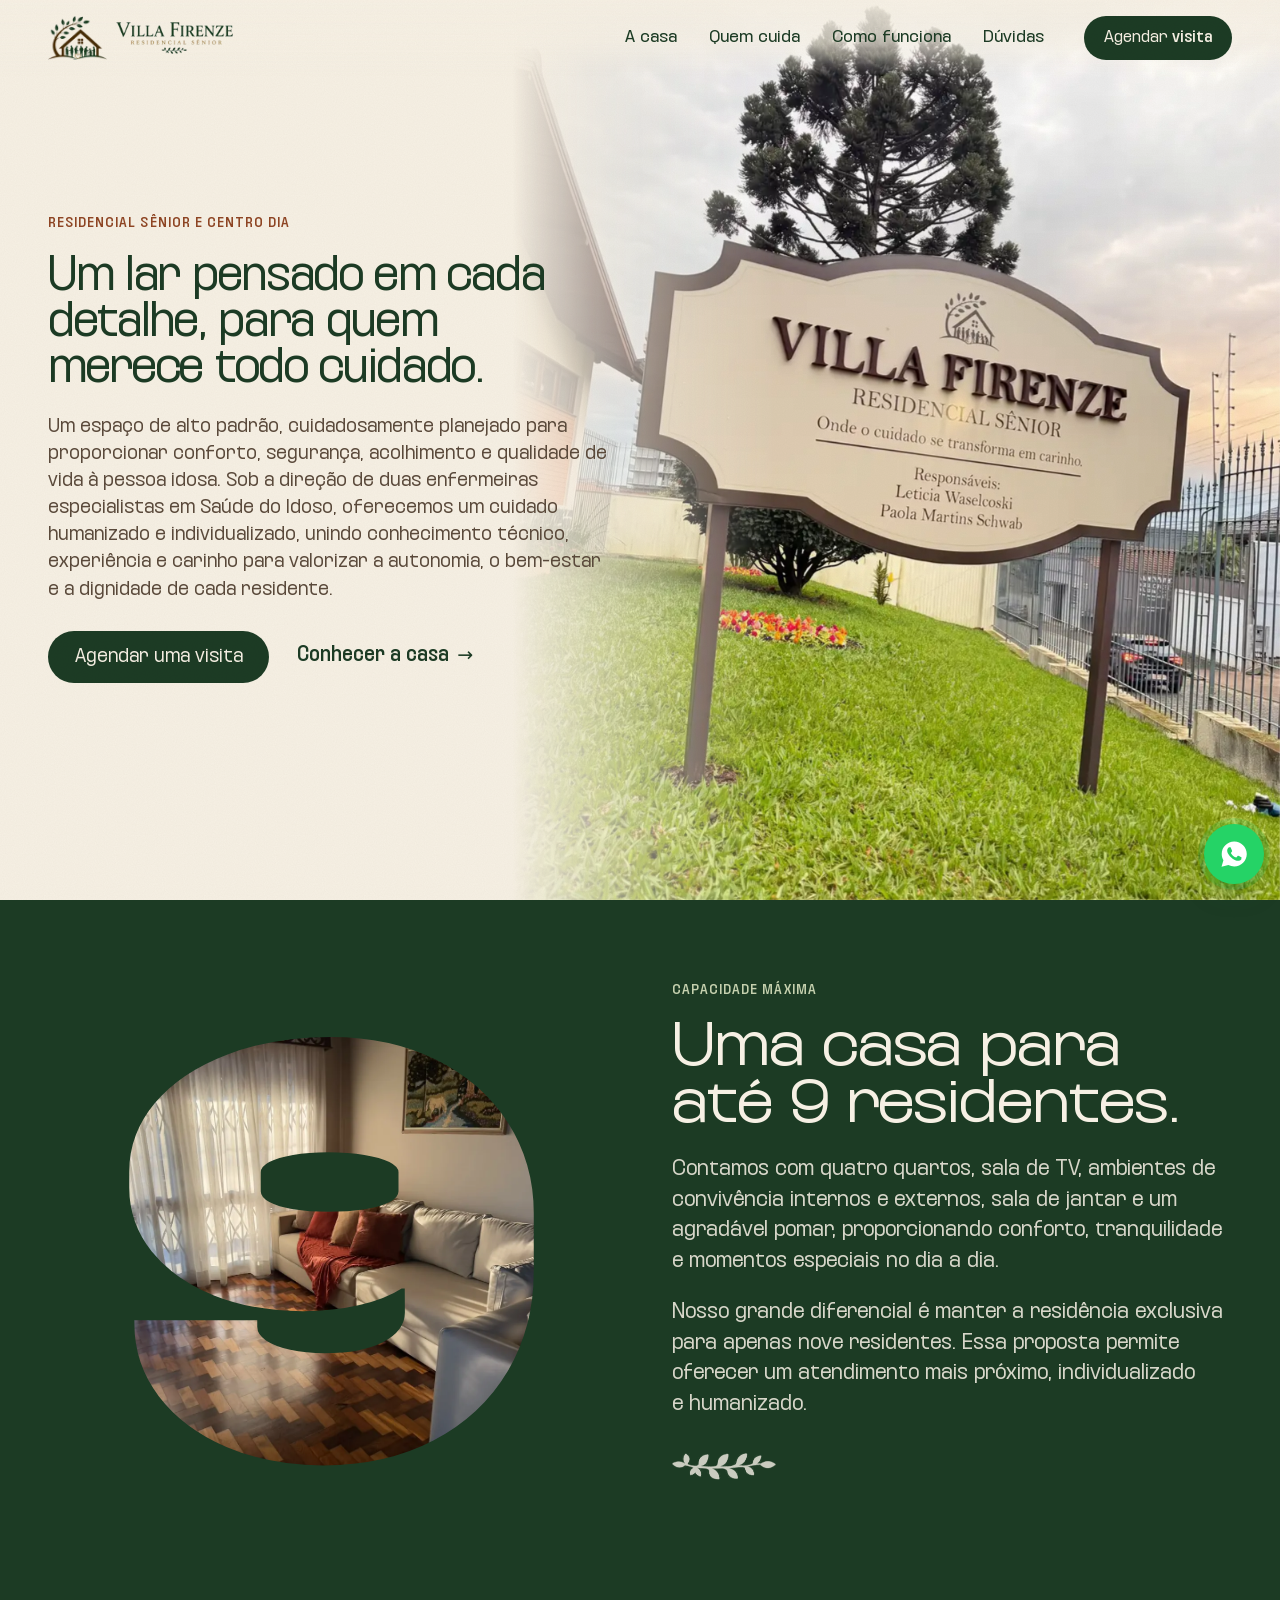
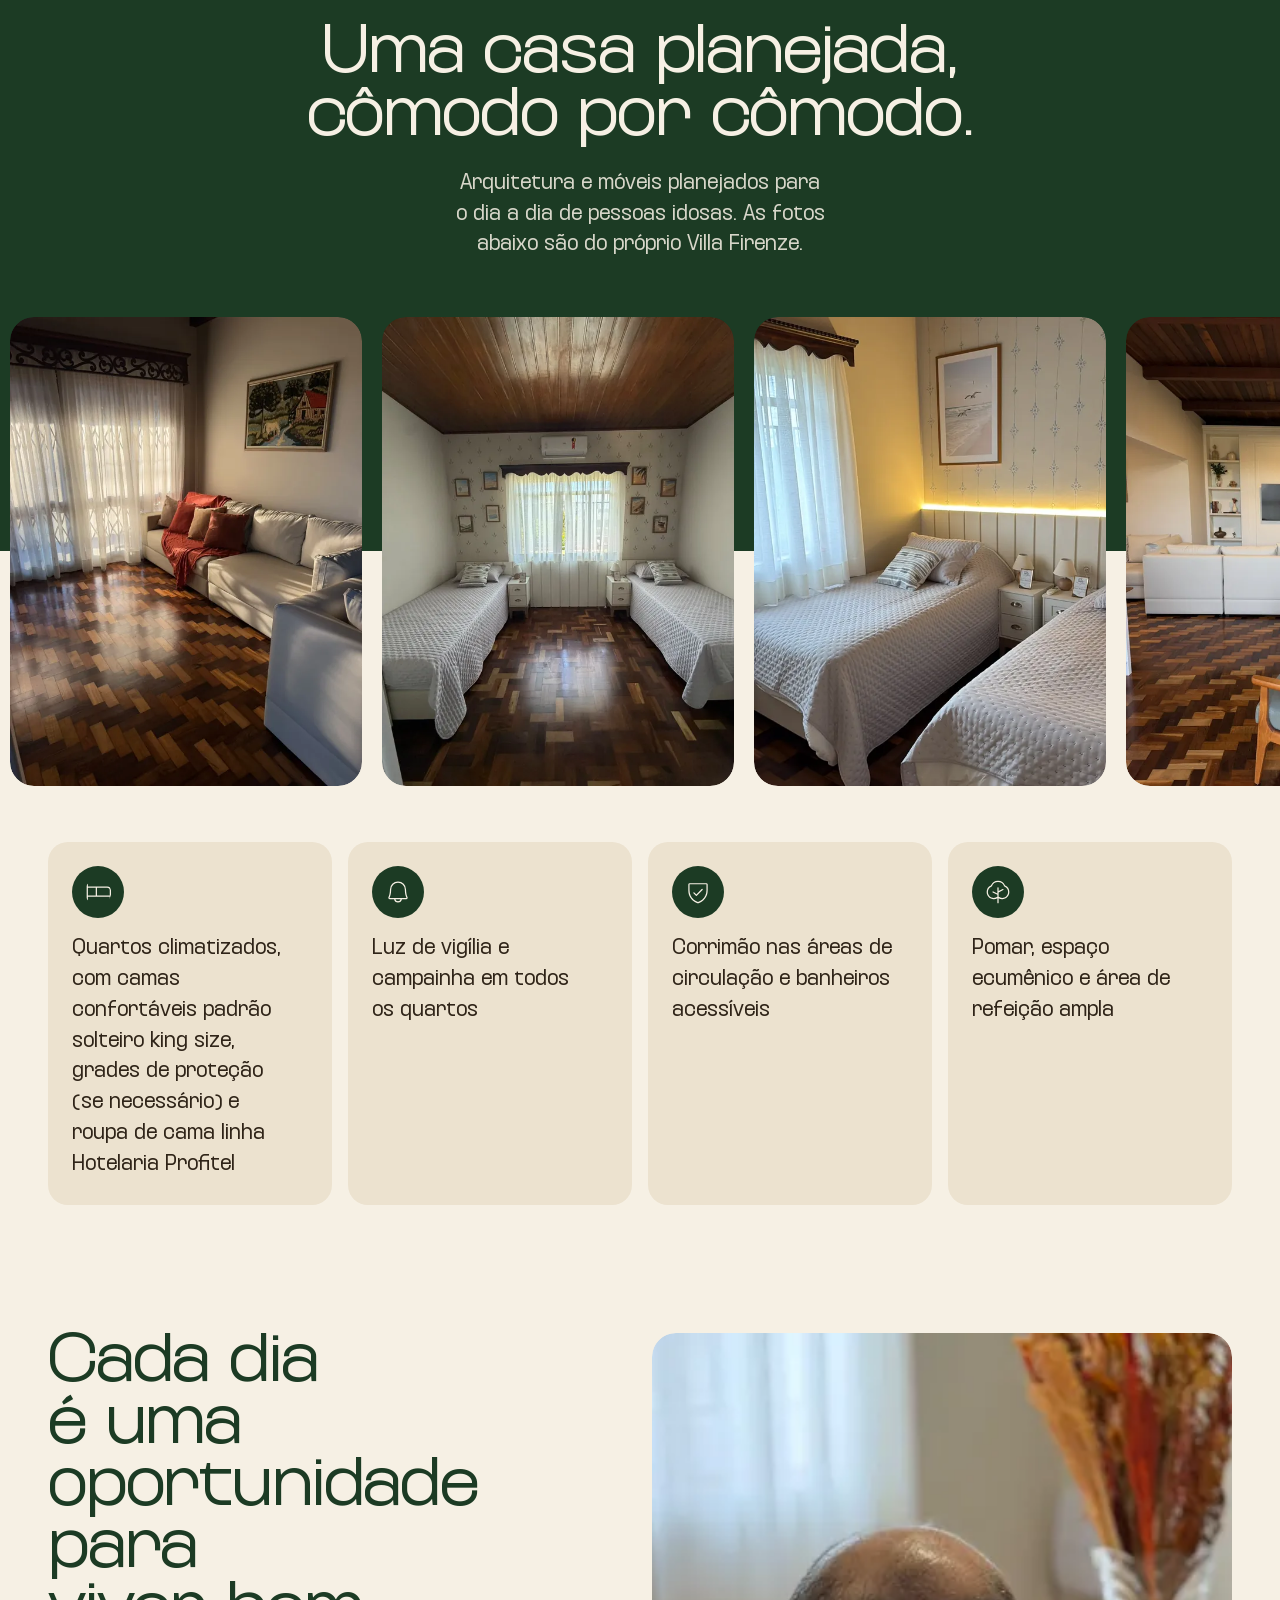
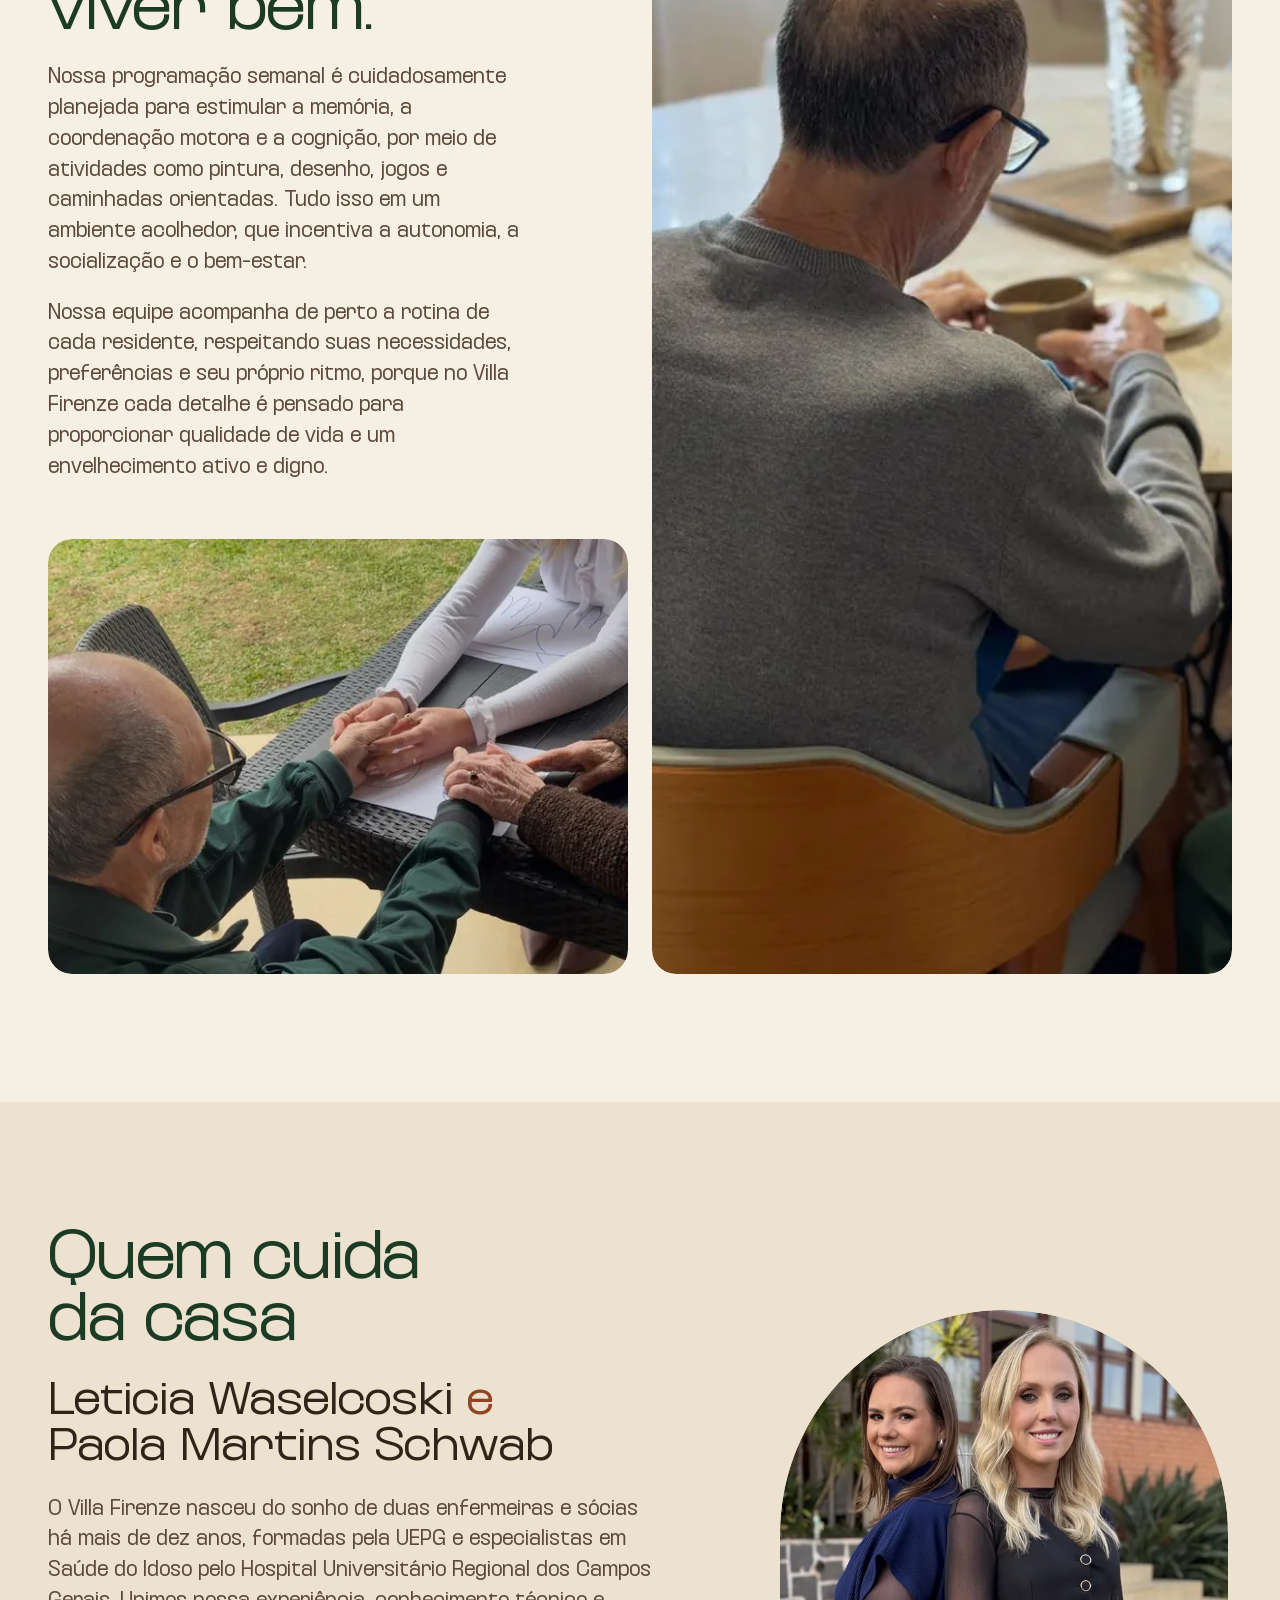
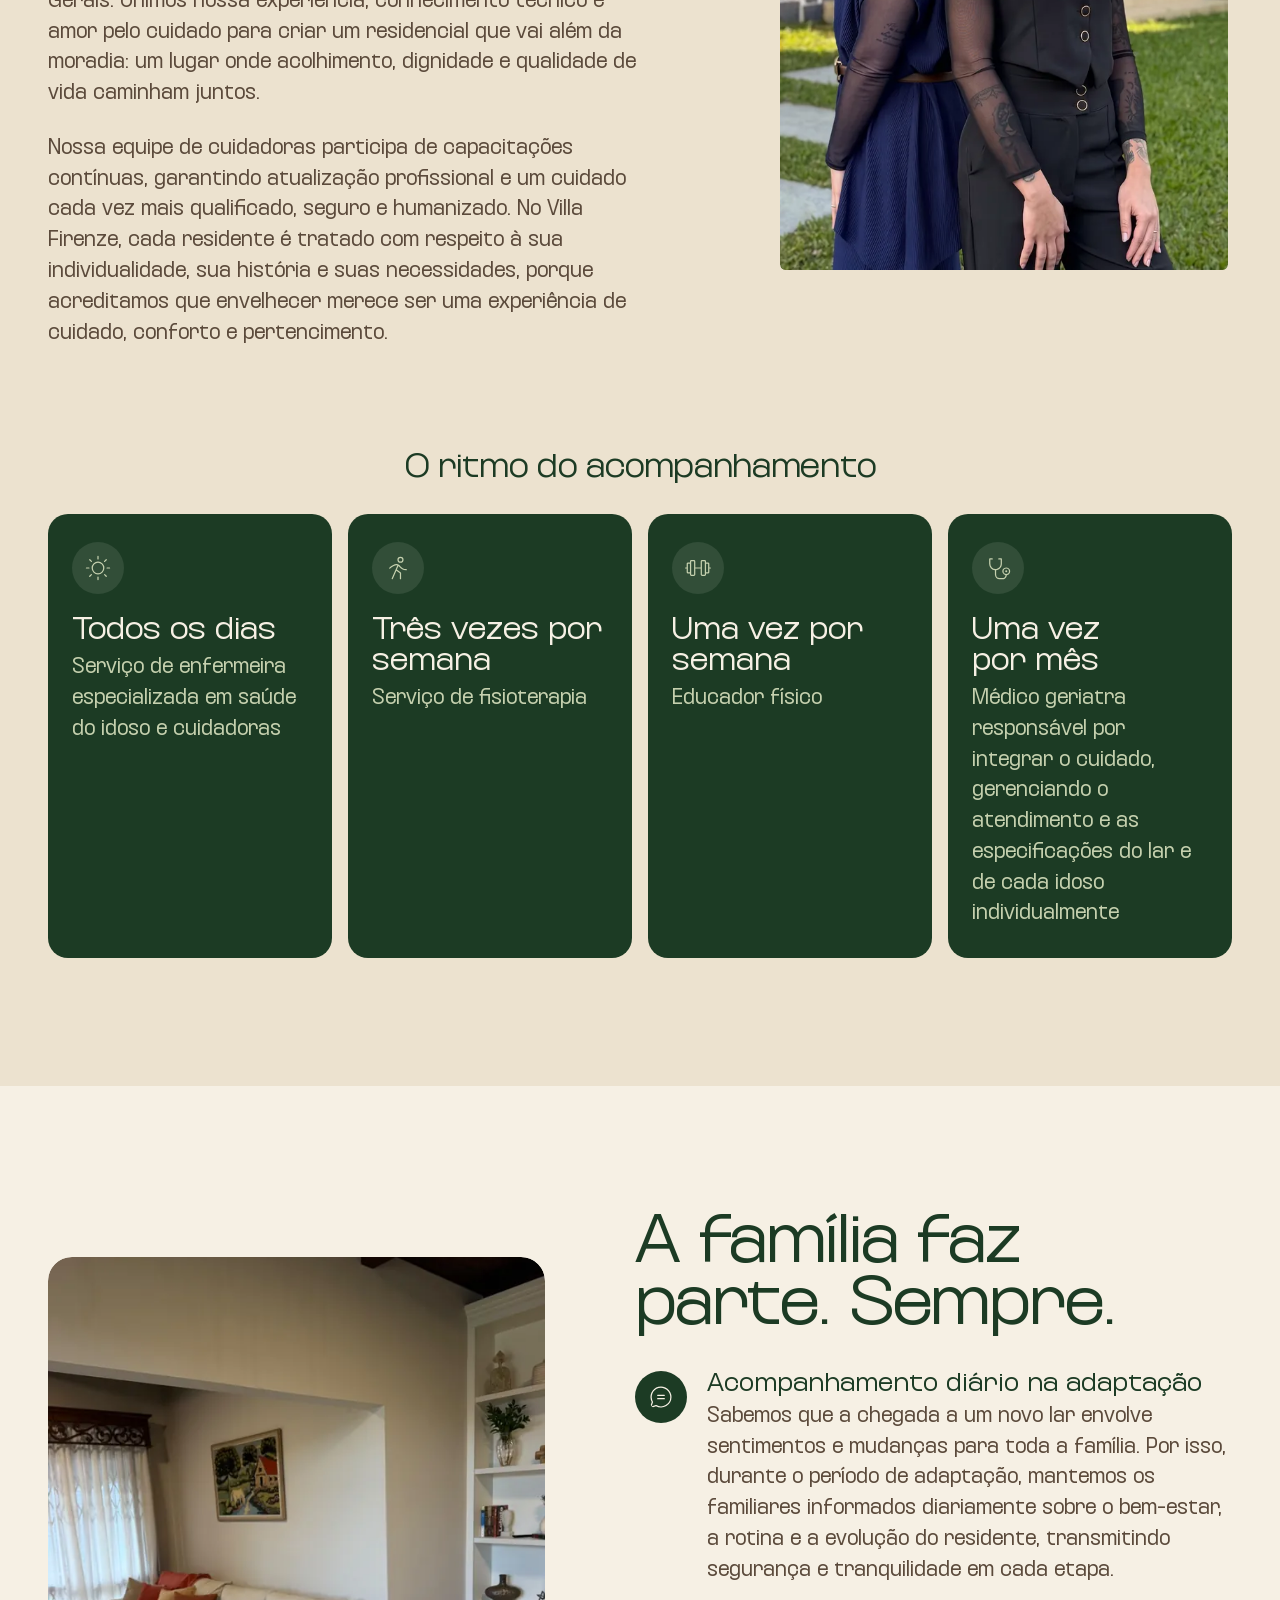
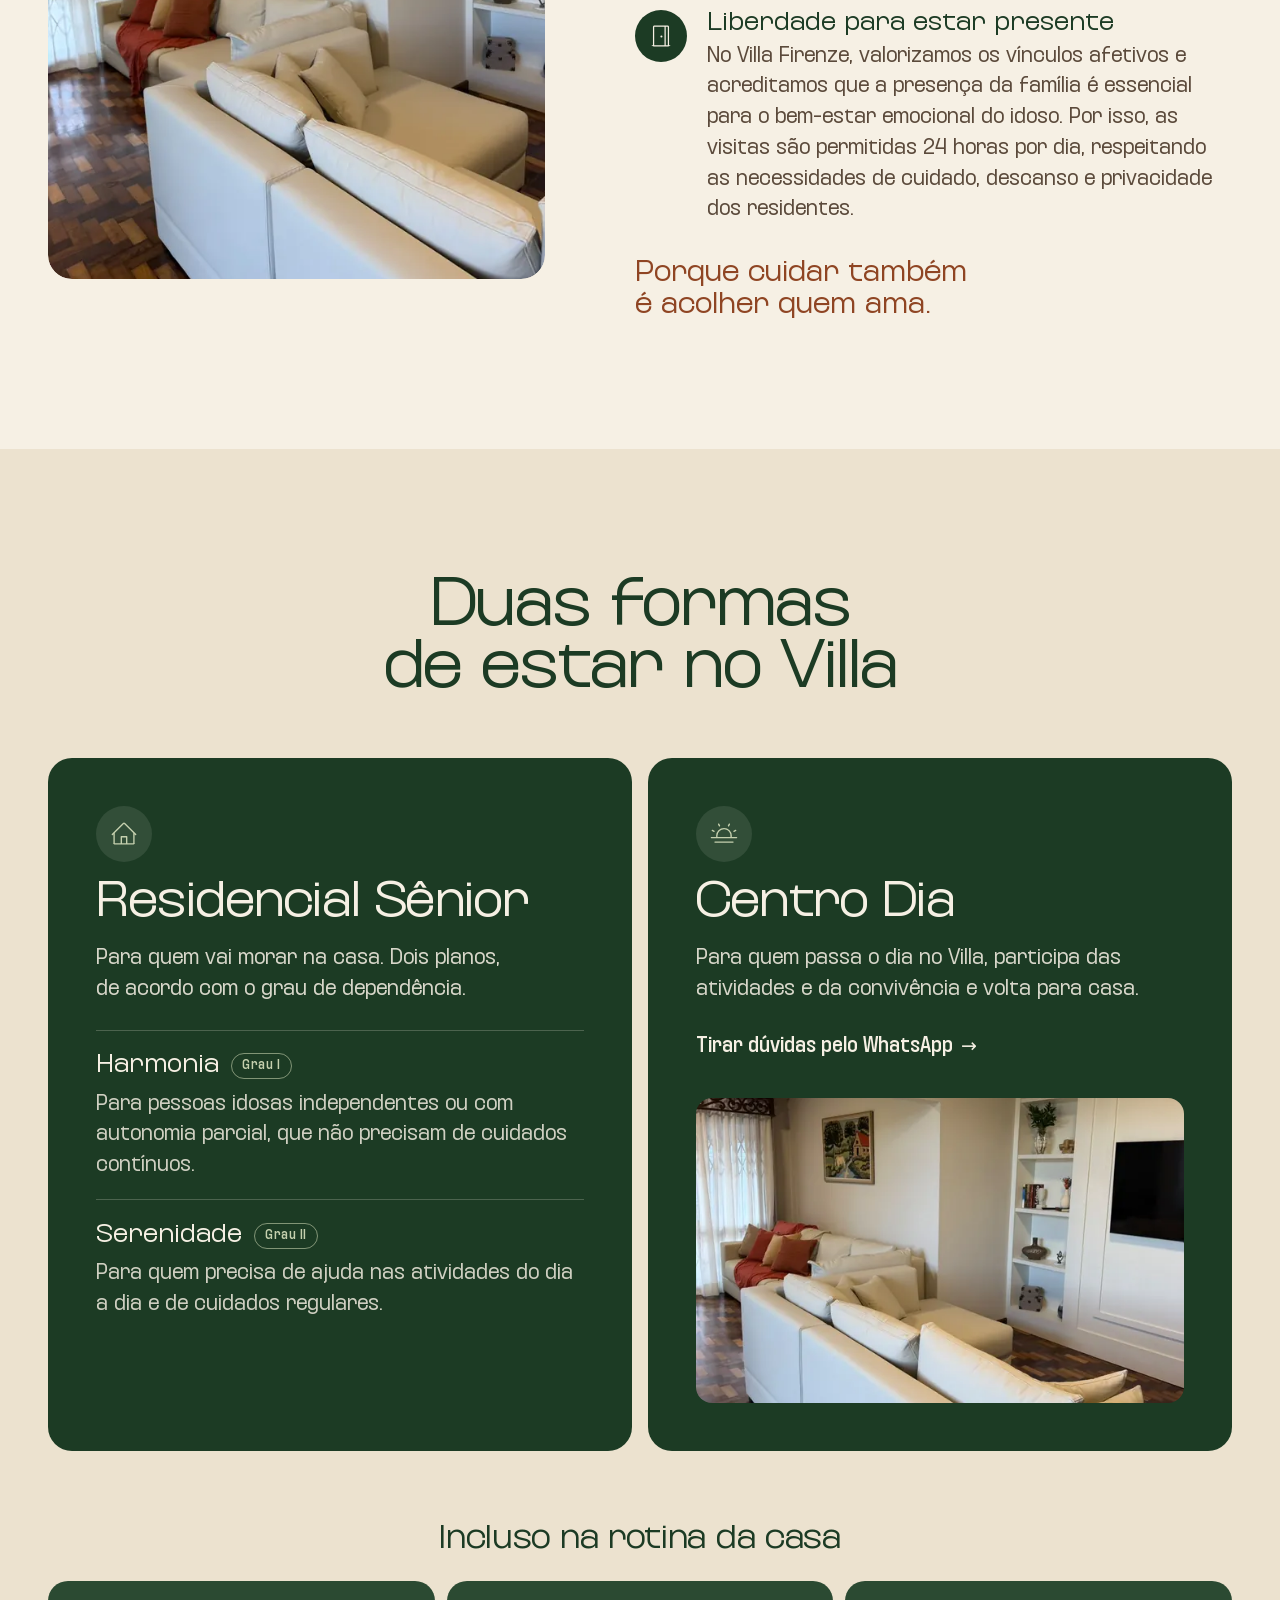
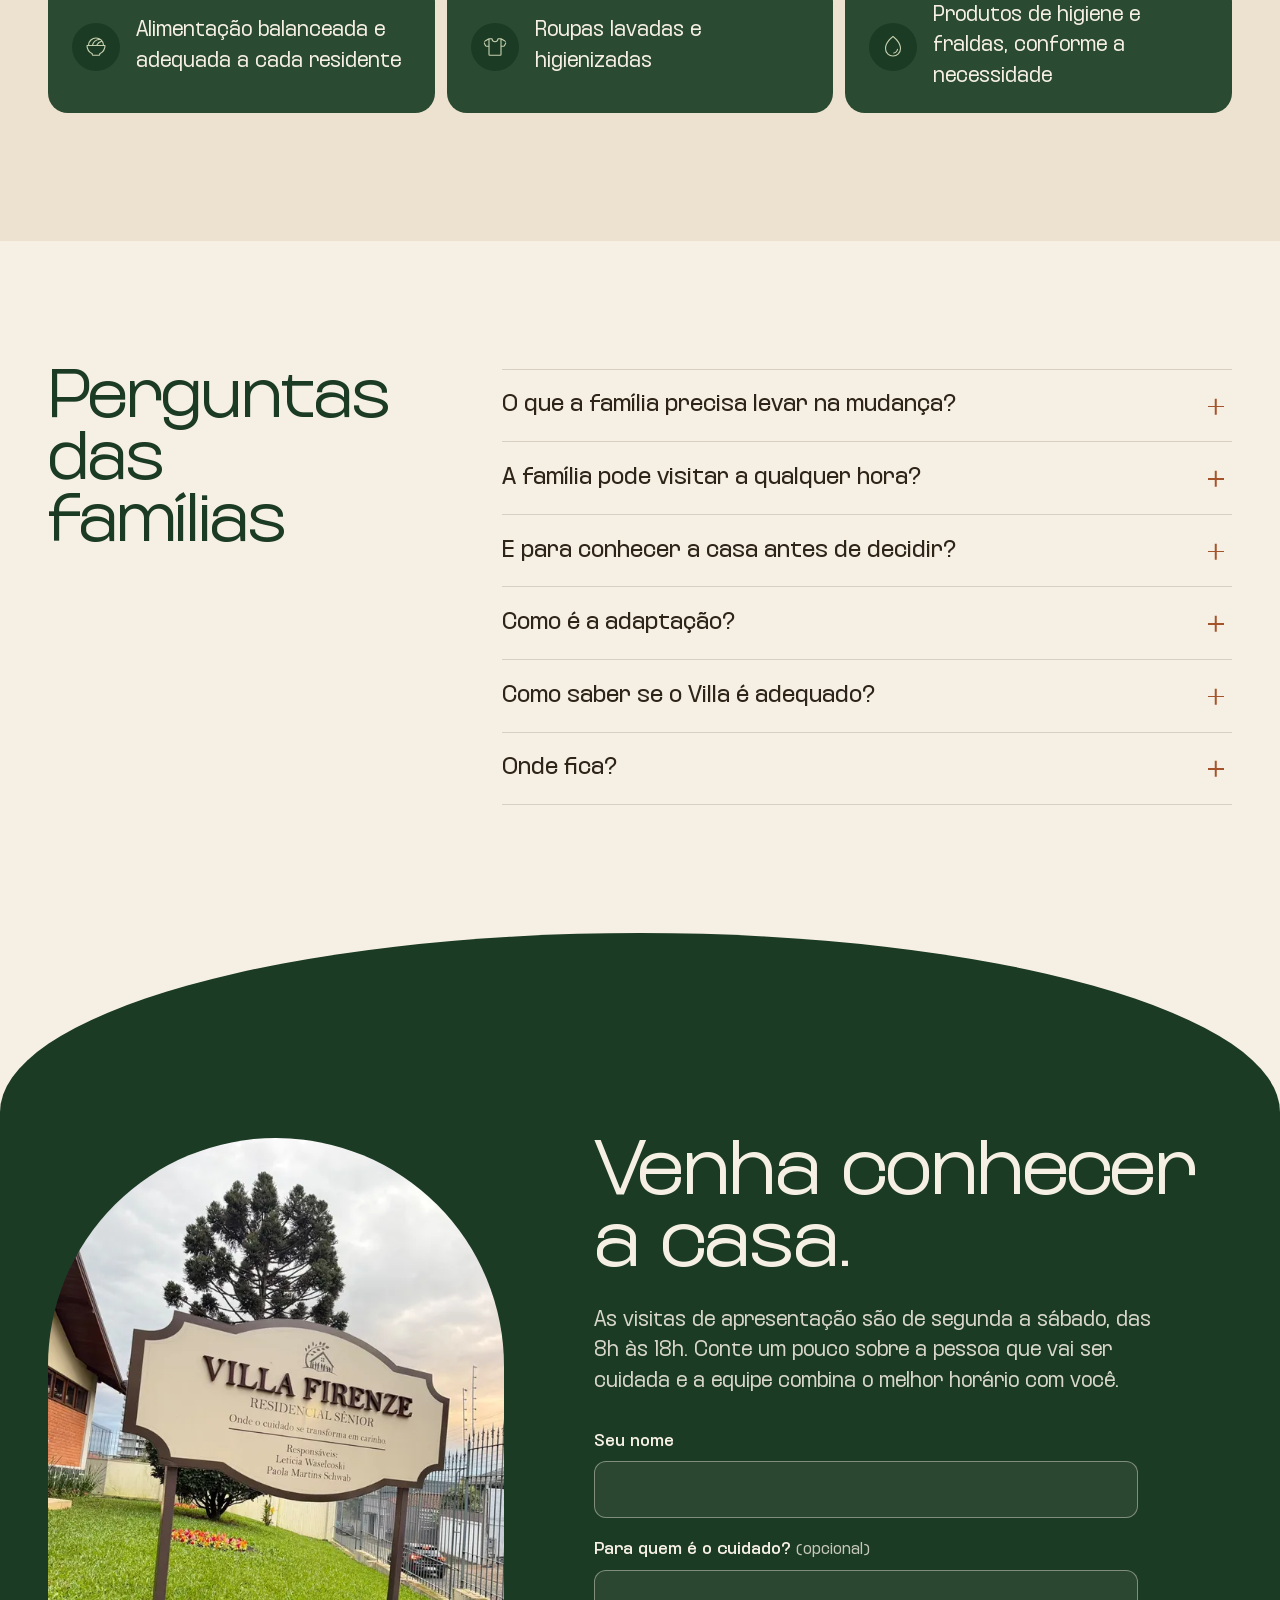
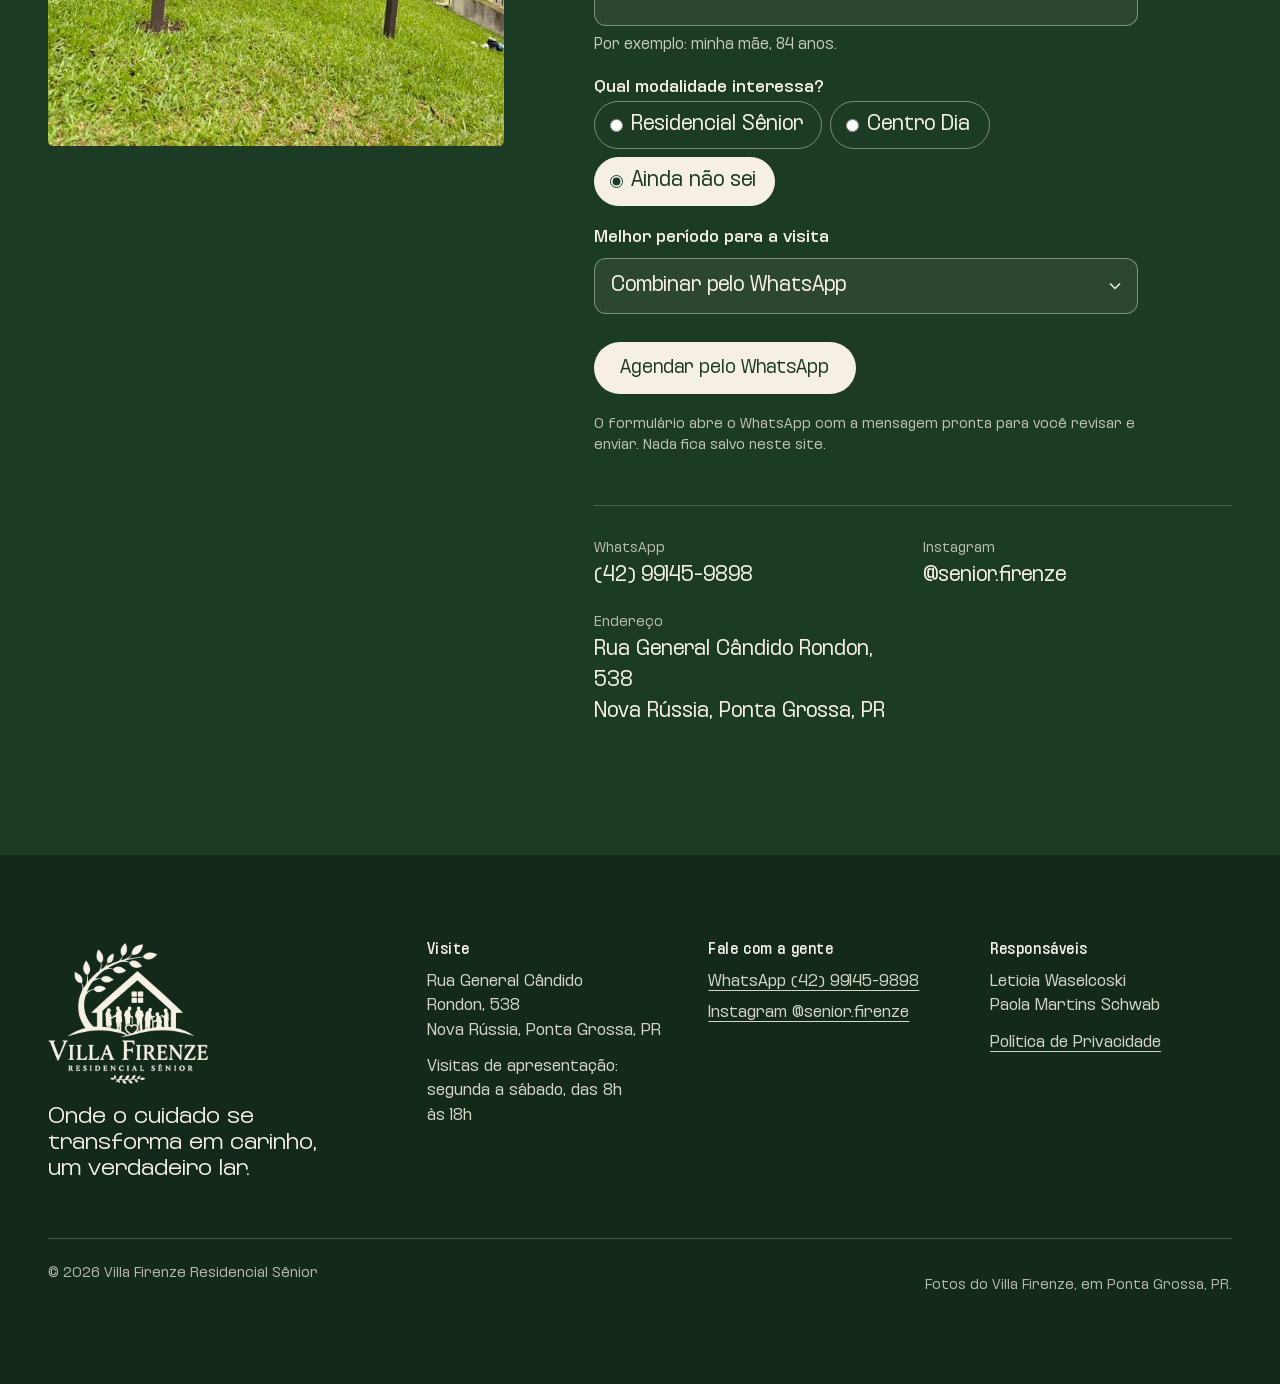
<file: index.html>
<!DOCTYPE html>
<html lang="pt-BR">
<head>
  <meta charset="utf-8">
  <meta name="viewport" content="width=device-width, initial-scale=1">
  <!-- Google Tag Manager -->
  <script>(function(w,d,s,l,i){w[l]=w[l]||[];w[l].push({'gtm.start':
  new Date().getTime(),event:'gtm.js'});var f=d.getElementsByTagName(s)[0],
  j=d.createElement(s),dl=l!='dataLayer'?'&l='+l:'';j.async=true;j.src=
  'https://www.googletagmanager.com/gtm.js?id='+i+dl;f.parentNode.insertBefore(j,f);
  })(window,document,'script','dataLayer','GTM-TQJWW5NM');</script>
  <!-- End Google Tag Manager -->
  <title>Villa Firenze Residencial Sênior | Casa para idosos em Ponta Grossa</title>
  <meta name="description" content="Residencial Sênior e Centro Dia em Ponta Grossa, PR. Uma casa para até 9 residentes, conduzida por enfermeiras especialistas em saúde do idoso. Agende uma visita.">
  <meta name="theme-color" content="#1c3b24">
  <meta property="og:type" content="website">
  <meta property="og:locale" content="pt_BR">
  <meta property="og:site_name" content="Villa Firenze Residencial Sênior">
  <meta property="og:title" content="Villa Firenze Residencial Sênior">
  <meta property="og:description" content="Uma casa para até 9 residentes em Ponta Grossa, PR, com cuidado de enfermeiras especialistas em saúde do idoso.">
  <link rel="canonical" href="https://villa-fi.vercel.app/">
  <meta property="og:url" content="https://villa-fi.vercel.app/">
  <meta property="og:image" content="https://villa-fi.vercel.app/og-image.jpg?v=19">
  <meta property="og:image:width" content="1200">
  <meta property="og:image:height" content="630">
  <meta name="twitter:card" content="summary_large_image">
  <link rel="icon" href="favicon.ico" sizes="any">
  <link rel="icon" href="favicon.png" type="image/png">
  <link rel="apple-touch-icon" href="apple-touch-icon.png">
  <link rel="preload" href="assets/fonts/kurdis-variable.woff2" as="font" type="font/woff2" crossorigin>
  <link rel="stylesheet" href="styles.css?v=26">
  <script>document.documentElement.classList.add('js')</script>
  <script src="assets/js/lenis.min.js" defer></script>
  <script src="main.js?v=25" defer></script>
  <script type="application/ld+json">
  {
    "@context": "https://schema.org",
    "@type": "LocalBusiness",
    "name": "Villa Firenze Residencial Sênior",
    "description": "Residencial Sênior e Centro Dia para pessoas idosas com grau I e II de dependência.",
    "address": {
      "@type": "PostalAddress",
      "streetAddress": "Rua General Cândido Rondon, 538",
      "addressLocality": "Ponta Grossa",
      "addressRegion": "PR",
      "addressCountry": "BR"
    },
    "sameAs": ["https://www.instagram.com/senior.firenze/"]
  }
  </script>
</head>
<body>
  <!-- Google Tag Manager (noscript) -->
  <noscript><iframe src="https://www.googletagmanager.com/ns.html?id=GTM-TQJWW5NM"
  height="0" width="0" style="display:none;visibility:hidden"></iframe></noscript>
  <!-- End Google Tag Manager (noscript) -->
  <!-- Ícones: Phosphor Icons (MIT), estilo light -->
  <svg class="sprite" xmlns="http://www.w3.org/2000/svg" aria-hidden="true" focusable="false">
    <symbol id="i-bed" viewBox="0 0 256 256"><path d="M216,74H30V48a6,6,0,0,0-12,0V208a6,6,0,0,0,12,0V174H242v34a6,6,0,0,0,12,0V112A38,38,0,0,0,216,74ZM30,86h76v76H30Zm88,76V86h98a26,26,0,0,1,26,26v50Z"/></symbol>
    <symbol id="i-bell" viewBox="0 0 256 256"><path d="M220.07,176.94C214.41,167.2,206,139.73,206,104a78,78,0,1,0-156,0c0,35.74-8.42,63.2-14.08,72.94A14,14,0,0,0,48,198H90.48a38,38,0,0,0,75,0H208a14,14,0,0,0,12.06-21.06ZM128,218a26,26,0,0,1-25.29-20h50.58A26,26,0,0,1,128,218Zm81.71-33a1.9,1.9,0,0,1-1.7,1H48a1.9,1.9,0,0,1-1.7-1,2,2,0,0,1,0-2C53.87,170,62,139.69,62,104a66,66,0,1,1,132,0c0,35.68,8.14,65.95,15.71,79A2,2,0,0,1,209.71,185Z"/></symbol>
    <symbol id="i-shield-check" viewBox="0 0 256 256"><path d="M208,42H48A14,14,0,0,0,34,56v56c0,51.94,25.12,83.4,46.2,100.64,22.73,18.6,45.27,24.89,46.22,25.15a6,6,0,0,0,3.16,0c.95-.26,23.49-6.55,46.22-25.15C196.88,195.4,222,163.94,222,112V56A14,14,0,0,0,208,42Zm2,70c0,37.76-13.94,68.39-41.44,91.06A131.17,131.17,0,0,1,128,225.72a130.94,130.94,0,0,1-40.56-22.66C59.94,180.39,46,149.76,46,112V56a2,2,0,0,1,2-2H208a2,2,0,0,1,2,2ZM172.24,99.76a6,6,0,0,1,0,8.48l-56,56a6,6,0,0,1-8.48,0l-24-24a6,6,0,0,1,8.48-8.48L112,151.51l51.76-51.75A6,6,0,0,1,172.24,99.76Z"/></symbol>
    <symbol id="i-tree" viewBox="0 0 256 256"><path d="M196.55,64.09a74,74,0,0,0-137.1,0A69.71,69.71,0,0,0,18,127.8C17.9,164.91,49.13,197,86.19,198A70.32,70.32,0,0,0,122,189.16V232a6,6,0,0,0,12,0V189.16A70.1,70.1,0,0,0,168,198l1.77,0C206.87,197,238.1,164.9,238,127.8A69.71,69.71,0,0,0,196.55,64.09ZM169.5,186A57.88,57.88,0,0,1,134,175V131.71l44.68-22.34a6,6,0,1,0-5.36-10.74L134,118.29V88a6,6,0,0,0-12,0v54.29L82.68,122.63a6,6,0,0,0-5.36,10.74L122,155.71V175a58.09,58.09,0,0,1-35.5,11c-30.71-.77-56.58-27.4-56.5-58.14A57.78,57.78,0,0,1,66.37,74.19a6,6,0,0,0,3.39-3.51,62,62,0,0,1,116.48,0,6,6,0,0,0,3.39,3.51A57.77,57.77,0,0,1,226,127.83C226.08,158.58,200.21,185.2,169.5,186Z"/></symbol>
    <symbol id="i-sun" viewBox="0 0 256 256"><path d="M122,40V16a6,6,0,0,1,12,0V40a6,6,0,0,1-12,0Zm68,88a62,62,0,1,1-62-62A62.07,62.07,0,0,1,190,128Zm-12,0a50,50,0,1,0-50,50A50.06,50.06,0,0,0,178,128ZM59.76,68.24a6,6,0,1,0,8.48-8.48l-16-16a6,6,0,0,0-8.48,8.48Zm0,119.52-16,16a6,6,0,1,0,8.48,8.48l16-16a6,6,0,1,0-8.48-8.48ZM192,70a6,6,0,0,0,4.24-1.76l16-16a6,6,0,0,0-8.48-8.48l-16,16A6,6,0,0,0,192,70Zm4.24,117.76a6,6,0,0,0-8.48,8.48l16,16a6,6,0,0,0,8.48-8.48ZM46,128a6,6,0,0,0-6-6H16a6,6,0,0,0,0,12H40A6,6,0,0,0,46,128Zm82,82a6,6,0,0,0-6,6v24a6,6,0,0,0,12,0V216A6,6,0,0,0,128,210Zm112-88H216a6,6,0,0,0,0,12h24a6,6,0,0,0,0-12Z"/></symbol>
    <symbol id="i-person-simple-walk" viewBox="0 0 256 256"><path d="M152,78a30,30,0,1,0-30-30A30,30,0,0,0,152,78Zm0-48a18,18,0,1,1-18,18A18,18,0,0,1,152,30Zm62,114a6,6,0,0,1-6,6c-34.48,0-51.06-16.75-65.7-31.52-3.47-3.51-6.75-6.82-10.15-9.78L117,143.61l38.52,27.51A6,6,0,0,1,158,176v56a6,6,0,0,1-12,0V179.09l-33.92-24.23L77.5,234.39a6,6,0,0,1-11-4.78l55-126.61c-10.18-2.75-23.07,0-38.51,8.29a165.76,165.76,0,0,0-30.92,22,6,6,0,0,1-8.22-8.74,175.4,175.4,0,0,1,33.27-23.77c25.93-14,47.64-14.39,62.77-1.26,3.77,3.27,7.4,6.93,10.9,10.47,13.62,13.75,27.69,28,57.17,28A6,6,0,0,1,214,144Z"/></symbol>
    <symbol id="i-barbell" viewBox="0 0 256 256"><path d="M248,122H238V88a14,14,0,0,0-14-14H206V64a14,14,0,0,0-14-14H168a14,14,0,0,0-14,14v58H102V64A14,14,0,0,0,88,50H64A14,14,0,0,0,50,64V74H32A14,14,0,0,0,18,88v34H8a6,6,0,0,0,0,12H18v34a14,14,0,0,0,14,14H50v10a14,14,0,0,0,14,14H88a14,14,0,0,0,14-14V134h52v58a14,14,0,0,0,14,14h24a14,14,0,0,0,14-14V182h18a14,14,0,0,0,14-14V134h10a6,6,0,0,0,0-12ZM32,170a2,2,0,0,1-2-2V88a2,2,0,0,1,2-2H50v84Zm58,22a2,2,0,0,1-2,2H64a2,2,0,0,1-2-2V64a2,2,0,0,1,2-2H88a2,2,0,0,1,2,2Zm104,0a2,2,0,0,1-2,2H168a2,2,0,0,1-2-2V64a2,2,0,0,1,2-2h24a2,2,0,0,1,2,2Zm32-24a2,2,0,0,1-2,2H206V86h18a2,2,0,0,1,2,2Z"/></symbol>
    <symbol id="i-stethoscope" viewBox="0 0 256 256"><path d="M218,160a10,10,0,1,1-10-10A10,10,0,0,1,218,160Zm-4.35,37.58A46.05,46.05,0,0,1,168,238H144a46.06,46.06,0,0,1-46-46V149.71A62,62,0,0,1,42,88V40a6,6,0,0,1,6-6H72a6,6,0,0,1,0,12H54V88a50,50,0,0,0,50,50h.67c27.2-.36,49.33-23.16,49.33-50.83V46H136a6,6,0,0,1,0-12h24a6,6,0,0,1,6,6V87.17c0,32.43-24.68,59.44-56,62.52V192a34,34,0,0,0,34,34h24a34.05,34.05,0,0,0,33.56-28.56,38,38,0,1,1,12.09.14ZM234,160a26,26,0,1,0-26,26A26,26,0,0,0,234,160Z"/></symbol>
    <symbol id="i-chat-circle-text" viewBox="0 0 256 256"><path d="M166,112a6,6,0,0,1-6,6H96a6,6,0,0,1,0-12h64A6,6,0,0,1,166,112Zm-6,26H96a6,6,0,0,0,0,12h64a6,6,0,0,0,0-12Zm70-10A102,102,0,0,1,79.31,217.65L44.44,229.27a14,14,0,0,1-17.71-17.71l11.62-34.87A102,102,0,1,1,230,128Zm-12,0A90,90,0,1,0,50.08,173.06a6,6,0,0,1,.5,4.91L38.12,215.35a2,2,0,0,0,2.53,2.53L78,205.42a6.2,6.2,0,0,1,1.9-.31,6.09,6.09,0,0,1,3,.81A90,90,0,0,0,218,128Z"/></symbol>
    <symbol id="i-door-open" viewBox="0 0 256 256"><path d="M232,218H206V40a14,14,0,0,0-14-14H64A14,14,0,0,0,50,40V218H24a6,6,0,0,0,0,12H232a6,6,0,0,0,0-12ZM194,40V218H174V38h18A2,2,0,0,1,194,40ZM62,40a2,2,0,0,1,2-2h98V218H62Zm80,92a10,10,0,1,1-10-10A10,10,0,0,1,142,132Z"/></symbol>
    <symbol id="i-house-line" viewBox="0 0 256 256"><path d="M240,210H222V131.17l5.76,5.76a6,6,0,0,0,8.48-8.49L137.9,30.09a14,14,0,0,0-19.8,0L19.76,128.44a6,6,0,0,0,8.48,8.49L34,131.17V210H16a6,6,0,0,0,0,12H240a6,6,0,0,0,0-12ZM46,119.17l80.58-80.59a2,2,0,0,1,2.84,0L210,119.17V210H158V152a6,6,0,0,0-6-6H104a6,6,0,0,0-6,6v58H46ZM146,210H110V158h36Z"/></symbol>
    <symbol id="i-sun-horizon" viewBox="0 0 256 256"><path d="M240,154H197.28a70.91,70.91,0,0,0,.72-10,70,70,0,0,0-140,0,70.91,70.91,0,0,0,.72,10H16a6,6,0,0,0,0,12H240a6,6,0,0,0,0-12ZM70,144a58,58,0,1,1,115.13,10H70.87A58.63,58.63,0,0,1,70,144Zm144,56a6,6,0,0,1-6,6H48a6,6,0,0,1,0-12H208A6,6,0,0,1,214,200ZM74.63,42.69a6,6,0,0,1,10.74-5.37l8,16a6,6,0,0,1-10.74,5.36Zm-56,50.63a6,6,0,0,1,8.05-2.69l16,8a6,6,0,0,1-5.36,10.74l-16-8A6,6,0,0,1,18.63,93.32Zm192,13.36a6,6,0,0,1,2.69-8.05l16-8a6,6,0,1,1,5.36,10.74l-16,8a6,6,0,0,1-8.05-2.69Zm-48-53.36,8-16a6,6,0,0,1,10.74,5.37l-8,16a6,6,0,1,1-10.74-5.36Z"/></symbol>
    <symbol id="i-bowl-food" viewBox="0 0 256 256"><path d="M224,106H213.77a86,86,0,0,0-171.54,0H32a6,6,0,0,0-6,6,102.35,102.35,0,0,0,56,91.06V208a14,14,0,0,0,14,14h64a14,14,0,0,0,14-14v-4.94A102.35,102.35,0,0,0,230,112,6,6,0,0,0,224,106ZM174.24,54.29a74.15,74.15,0,0,1,8.15,7.6A85.89,85.89,0,0,0,130.84,106H97.34A74.24,74.24,0,0,1,168,54C170.08,54,172.17,54.11,174.24,54.29ZM190.3,72.14A73.49,73.49,0,0,1,201.74,106H144.48A73.89,73.89,0,0,1,190.3,72.14ZM128,38a73.68,73.68,0,0,1,26.8,5,86.32,86.32,0,0,0-69.94,63H54.26A74.09,74.09,0,0,1,128,38Zm37.5,155.84a6,6,0,0,0-3.5,5.46V208a2,2,0,0,1-2,2H96a2,2,0,0,1-2-2v-8.7a6,6,0,0,0-3.5-5.46A90.35,90.35,0,0,1,38.2,118H217.8A90.35,90.35,0,0,1,165.5,193.84Z"/></symbol>
    <symbol id="i-t-shirt" viewBox="0 0 256 256"><path d="M246.64,63,194.87,34.74A5.93,5.93,0,0,0,192,34H160a6,6,0,0,0-6,6,26,26,0,0,1-52,0,6,6,0,0,0-6-6H64a5.93,5.93,0,0,0-2.88.74L9.36,63A13.77,13.77,0,0,0,3.58,81.55l19.28,36.81A14.38,14.38,0,0,0,35.67,126H58v82a14,14,0,0,0,14,14H184a14,14,0,0,0,14-14V126h22.34a14.38,14.38,0,0,0,12.81-7.64l19.28-36.81A13.77,13.77,0,0,0,246.64,63Zm-211,51a2.42,2.42,0,0,1-2.18-1.21L14.21,76a1.82,1.82,0,0,1,.9-2.47L58,50.11V114ZM186,208a2,2,0,0,1-2,2H72a2,2,0,0,1-2-2V46H90.48a38,38,0,0,0,75,0H186Zm55.8-132-19.28,36.8a2.42,2.42,0,0,1-2.18,1.21H198V50.11l42.9,23.4A1.83,1.83,0,0,1,241.79,76Z"/></symbol>
    <symbol id="i-drop" viewBox="0 0 256 256"><path d="M172.53,49.06a252.86,252.86,0,0,0-41.09-38,6,6,0,0,0-6.88,0,252.86,252.86,0,0,0-41.09,38C56.34,80.26,42,113.09,42,144a86,86,0,0,0,172,0C214,113.09,199.66,80.26,172.53,49.06ZM128,218a74.09,74.09,0,0,1-74-74c0-59.62,59-108.93,74-120.51C143,35.07,202,84.38,202,144A74.09,74.09,0,0,1,128,218Zm53.92-65A55.58,55.58,0,0,1,137,197.92a7,7,0,0,1-1,.08,6,6,0,0,1-1-11.92c17.38-2.92,32.13-17.68,35.08-35.08a6,6,0,1,1,11.84,2Z"/></symbol>
  </svg>
  <a class="skip" href="#conteudo">Pular para o conteúdo</a>

  <header class="header" data-header>
    <div class="header__inner">
      <a class="brand" href="#inicio" aria-label="Villa Firenze Residencial Sênior, início">
        <span class="brand__set brand__set--color">
          <img src="assets/brand/icon-128.webp" width="64" height="48" alt="">
          <img class="brand__word" src="assets/brand/wordmark-320.webp" width="160" height="44" alt="">
        </span>
        <span class="brand__set brand__set--ivory">
          <img src="assets/brand/icon-ivory-128.webp" width="64" height="48" alt="">
          <img class="brand__word" src="assets/brand/wordmark-ivory-320.webp" width="160" height="44" alt="">
        </span>
      </a>
      <nav class="nav" id="menu" aria-label="Principal">
        <ul>
          <li><a href="#casa">A casa</a></li>
          <li><a href="#cuidado">Quem cuida</a></li>
          <li><a href="#modalidades">Como funciona</a></li>
          <li><a href="#duvidas">Dúvidas</a></li>
        </ul>
      </nav>
      <a class="btn btn--forest header__cta" href="#visita" data-wa="visita">Agendar<span class="hide-sm">&nbsp;visita</span></a>
      <button class="menu-toggle" type="button" aria-expanded="false" aria-controls="menu" data-menu-toggle>
        <span class="menu-toggle__bars" aria-hidden="true"></span>
        <span class="menu-toggle__label">Menu</span>
      </button>
    </div>
  </header>

  <main id="conteudo">
    <!-- 1. Acolhimento -->
    <section class="hero" id="inicio" aria-labelledby="hero-title">
      <span class="hero__sentinel" data-hero-sentinel aria-hidden="true"></span>
      <div class="hero__media">
        <img src="images/hero/fachada-placa-960.webp"
             srcset="images/hero/fachada-placa-640.webp 640w, images/hero/fachada-placa-960.webp 960w, images/hero/fachada-placa-1400.webp 1400w"
             sizes="(min-width: 64rem) 58vw, 100vw" width="960" height="1286" fetchpriority="high"
             alt="Placa na entrada do Villa Firenze, no gramado em frente à casa, com a frase Onde o cuidado se transforma em carinho e o nome das responsáveis.">
      </div>
      <div class="hero__copy">
        <p class="hero__kicker">Residencial Sênior e Centro Dia</p>
        <h1 id="hero-title">Um lar pensado em cada detalhe, para quem merece todo cuidado.</h1>
        <p class="hero__lede">Um espaço de alto padrão, cuidadosamente planejado para proporcionar conforto, segurança, acolhimento e qualidade de vida à pessoa idosa. Sob a direção de duas enfermeiras especialistas em Saúde do Idoso, oferecemos um cuidado humanizado e individualizado, unindo conhecimento técnico, experiência e carinho para valorizar a autonomia, o bem-estar e a dignidade de cada residente.</p>
        <div class="hero__actions">
          <a class="btn btn--forest" href="#visita" data-wa="visita">Agendar uma visita</a>
          <a class="link-arrow" href="#casa">Conhecer a casa</a>
        </div>
      </div>
    </section>

    <!-- 2. A pequena escala -->
    <section class="nine" id="nove" aria-labelledby="nove-title">
      <div class="wrap nine__grid">
        <p class="nine__digit" aria-hidden="true">9</p>
        <div class="nine__text">
          <p class="label">Capacidade máxima</p>
          <h2 id="nove-title">Uma casa para até 9&nbsp;residentes.</h2>
          <p>Contamos com quatro quartos, sala de TV, ambientes de convivência internos e externos, sala de jantar e um agradável pomar, proporcionando conforto, tranquilidade e momentos especiais no dia a dia.</p>
          <p>Nosso grande diferencial é manter a residência exclusiva para apenas nove residentes. Essa proposta permite oferecer um atendimento mais próximo, individualizado e humanizado.</p>
          <img class="sprig" src="assets/brand/sprig-ivory.png" width="103" height="27" alt="">
        </div>
      </div>
    </section>

    <!-- 3. A casa -->
    <section class="house" id="casa" aria-labelledby="casa-title">
      <div class="wrap house__head">
        <h2 id="casa-title">Uma casa planejada, cômodo por cômodo.</h2>
        <p>Arquitetura e móveis planejados para o dia a dia de pessoas idosas. As fotos abaixo são do próprio Villa Firenze.</p>
      </div>
      <section class="marquee" data-marquee aria-label="Fotos do Villa Firenze">
        <ul class="marquee__track">
          <li><img src="images/environments/sala-de-estar-600.webp" srcset="images/environments/sala-de-estar-600.webp 600w, images/environments/sala-de-estar-1000.webp 1000w" sizes="(min-width: 64rem) 24rem, 70vw" width="600" height="800" loading="lazy" alt="Sala de estar com sofás brancos, almofadas em tons terrosos, cortinas claras e piso de taco."></li>
          <li><img src="images/environments/quarto-duplo-600.webp" srcset="images/environments/quarto-duplo-600.webp 600w, images/environments/quarto-duplo-1000.webp 1000w" sizes="(min-width: 64rem) 24rem, 70vw" width="600" height="800" loading="lazy" alt="Quarto com duas camas arrumadas, criados-mudos, ar-condicionado e forro de madeira."></li>
          <li><img src="images/environments/quarto-luz-vigilia-600.webp" srcset="images/environments/quarto-luz-vigilia-600.webp 600w, images/environments/quarto-luz-vigilia-900.webp 900w" sizes="(min-width: 64rem) 24rem, 70vw" width="600" height="1067" loading="lazy" alt="Quarto com cabeceira de móveis planejados, luz suave e quadro de paisagem marinha."></li>
          <li><img src="images/environments/convivencia-tv-600.webp" srcset="images/environments/convivencia-tv-600.webp 600w, images/environments/convivencia-tv-1000.webp 1000w" sizes="(min-width: 64rem) 24rem, 70vw" width="600" height="800" loading="lazy" alt="Sala de convivência com poltronas de madeira, sofá branco, estante e a logo do Villa Firenze na parede."></li>
          <li><img src="images/environments/espaco-ecumenico-600.webp" srcset="images/environments/espaco-ecumenico-600.webp 600w, images/environments/espaco-ecumenico-1000.webp 1000w" sizes="(min-width: 64rem) 24rem, 70vw" width="600" height="800" loading="lazy" alt="Espaço ecumênico com crucifixo de madeira, aparador branco, velas e uma pequena planta."></li>
          <li><img src="images/environments/varanda-600.webp" srcset="images/environments/varanda-600.webp 600w, images/environments/varanda-1000.webp 1000w" sizes="(min-width: 64rem) 24rem, 70vw" width="600" height="800" loading="lazy" alt="Varanda com parede de tijolos, pergolado de madeira e cadeiras, vista do jardim no fim da tarde."></li>
        </ul>
      </section>
      <div class="house__foot">
      <ul class="wrap feature-cards">
        <li><svg aria-hidden="true"><use href="#i-bed"/></svg><p>Quartos climatizados, com camas confortáveis padrão solteiro king size, grades de proteção (se necessário) e roupa de cama linha Hotelaria Profitel</p></li>
        <li><svg aria-hidden="true"><use href="#i-bell"/></svg><p>Luz de vigília e campainha em todos os quartos</p></li>
        <li><svg aria-hidden="true"><use href="#i-shield-check"/></svg><p>Corrimão nas áreas de circulação e banheiros acessíveis</p></li>
        <li><svg aria-hidden="true"><use href="#i-tree"/></svg><p>Pomar, espaço ecumênico e área de refeição ampla</p></li>
      </ul>
      </div>
    </section>

    <!-- 3b. O dia a dia -->
    <section class="days" id="rotina" aria-labelledby="rotina-title">
      <div class="wrap days__grid">
        <div class="days__text">
          <h2 id="rotina-title">Cada dia é uma oportunidade para viver bem.</h2>
          <p>Nossa programação semanal é cuidadosamente planejada para estimular a memória, a coordenação motora e a cognição, por meio de atividades como pintura, desenho, jogos e caminhadas orientadas. Tudo isso em um ambiente acolhedor, que incentiva a autonomia, a socialização e o bem-estar.</p>
          <p>Nossa equipe acompanha de perto a rotina de cada residente, respeitando suas necessidades, preferências e seu próprio ritmo, porque no Villa Firenze cada detalhe é pensado para proporcionar qualidade de vida e um envelhecimento ativo e digno.</p>
        </div>
        <div class="days__paint">
          <img src="images/activities/pintura-real-1000.webp" srcset="images/activities/pintura-real-600.webp 600w, images/activities/pintura-real-1000.webp 1000w" sizes="(min-width: 64rem) 36vw, 100vw" width="1000" height="1333" loading="lazy" alt="Um senhor de costas, sentado à mesa de mármore, pinta uma pequena peça com pincel.">
        </div>
        <div class="days__cards">
          <img src="images/activities/maos-cuidado-934.webp" srcset="images/activities/maos-cuidado-600.webp 600w, images/activities/maos-cuidado-934.webp 934w" sizes="(min-width: 64rem) 46vw, 100vw" width="934" height="700" loading="lazy" alt="Na área externa do Villa Firenze, uma cuidadora segura as mãos de um residente durante uma atividade à mesa.">
        </div>
      </div>
    </section>

    <!-- 4. Quem cuida -->
    <section class="care" id="cuidado" aria-labelledby="cuidado-title">
      <div class="wrap care__grid">
        <div class="care__text">
          <h2 id="cuidado-title">Quem cuida da casa</h2>
          <p class="care__names"><span>Leticia Waselcoski <span class="amp">e</span></span> <span>Paola Martins Schwab</span></p>
          <p>O Villa Firenze nasceu do sonho de duas enfermeiras e sócias há mais de dez anos, formadas pela UEPG e especialistas em Saúde do Idoso pelo Hospital Universitário Regional dos Campos Gerais. Unimos nossa experiência, conhecimento técnico e amor pelo cuidado para criar um residencial que vai além da moradia: um lugar onde acolhimento, dignidade e qualidade de vida caminham juntos.</p>
          <p>Nossa equipe de cuidadoras participa de capacitações contínuas, garantindo atualização profissional e um cuidado cada vez mais qualificado, seguro e humanizado. No Villa Firenze, cada residente é tratado com respeito à sua individualidade, sua história e suas necessidades, porque acreditamos que envelhecer merece ser uma experiência de cuidado, conforto e pertencimento.</p>
        </div>
        <div class="care__media">
          <img src="images/care/responsaveis-1000.webp?v=2" srcset="images/care/responsaveis-640.webp?v=2 640w, images/care/responsaveis-1000.webp?v=2 1000w, images/care/responsaveis-1400.webp?v=2 1400w" sizes="(min-width: 64rem) 34vw, 100vw" width="1000" height="1250" loading="lazy" alt="Leticia Waselcoski e Paola Martins Schwab, responsáveis pelo Villa Firenze, em frente à casa.">
        </div>
      </div>

      <div class="wrap rhythm">
        <h3 class="rhythm__title">O ritmo do acompanhamento</h3>
        <ul class="rhythm__cards">
          <li><svg aria-hidden="true"><use href="#i-sun"/></svg><p class="rhythm__when">Todos os dias</p><p>Serviço de enfermeira especializada em saúde do idoso e cuidadoras</p></li>
          <li><svg aria-hidden="true"><use href="#i-person-simple-walk"/></svg><p class="rhythm__when">Três vezes por semana</p><p>Serviço de fisioterapia</p></li>
          <li><svg aria-hidden="true"><use href="#i-barbell"/></svg><p class="rhythm__when">Uma vez por semana</p><p>Educador físico</p></li>
          <li><svg aria-hidden="true"><use href="#i-stethoscope"/></svg><p class="rhythm__when">Uma vez por mês</p><p>Médico geriatra responsável por integrar o cuidado, gerenciando o atendimento e as especificações do lar e de cada idoso individualmente</p></li>
        </ul>
      </div>
    </section>

    <!-- 4a. Família -->
    <section class="family" aria-labelledby="familia-title">
      <div class="wrap family__grid">
        <div class="family__media">
          <img src="images/environments/sala-estante-1000.webp" srcset="images/environments/sala-estante-600.webp 600w, images/environments/sala-estante-1000.webp 1000w" sizes="(min-width: 64rem) 40vw, 100vw" width="1000" height="1333" loading="lazy" alt="Sala de estar do Villa Firenze, com sofá branco, almofadas terrosas e estante planejada, onde a família é recebida.">
        </div>
        <div class="family__text">
          <h2 id="familia-title">A família faz parte. Sempre.</h2>
          <ul class="family__facts">
            <li><svg aria-hidden="true"><use href="#i-chat-circle-text"/></svg><div><p class="family__fact">Acompanhamento diário na adaptação</p><p>Sabemos que a chegada a um novo lar envolve sentimentos e mudanças para toda a família. Por isso, durante o período de adaptação, mantemos os familiares informados diariamente sobre o bem-estar, a rotina e a evolução do residente, transmitindo segurança e tranquilidade em cada etapa.</p></div></li>
            <li><svg aria-hidden="true"><use href="#i-door-open"/></svg><div><p class="family__fact">Liberdade para estar presente</p><p>No Villa Firenze, valorizamos os vínculos afetivos e acreditamos que a presença da família é essencial para o bem-estar emocional do idoso. Por isso, as visitas são permitidas 24 horas por dia, respeitando as necessidades de cuidado, descanso e privacidade dos residentes.</p></div></li>
          </ul>
          <p class="family__close">Porque cuidar também é acolher quem ama.</p>
        </div>
      </div>
    </section>

    <!-- 4b. Como funciona -->
    <section class="modes" id="modalidades" aria-labelledby="modalidades-title">
      <div class="wrap">
        <h2 id="modalidades-title">Duas formas de estar no Villa</h2>
        <div class="modes__grid">
          <article class="mode-card">
            <svg class="mode-card__icon" aria-hidden="true"><use href="#i-house-line"/></svg>
            <h3>Residencial Sênior</h3>
            <p>Para quem vai morar na casa. Dois planos, de acordo com o grau de dependência.</p>
            <dl class="plans">
              <div><dt>Harmonia <span>Grau I</span></dt><dd>Para pessoas idosas independentes ou com autonomia parcial, que não precisam de cuidados contínuos.</dd></div>
              <div><dt>Serenidade <span>Grau II</span></dt><dd>Para quem precisa de ajuda nas atividades do dia a dia e de cuidados regulares.</dd></div>
            </dl>
          </article>
          <article class="mode-card">
            <svg class="mode-card__icon" aria-hidden="true"><use href="#i-sun-horizon"/></svg>
            <h3>Centro Dia</h3>
            <p>Para quem passa o dia no Villa, participa das atividades e da convivência e volta para casa.</p>
            <a class="link-arrow mode-card__link" href="#visita" data-wa="modalidades">Tirar dúvidas pelo WhatsApp</a>
            <img class="mode-card__img" src="images/environments/sala-tv-600.webp" srcset="images/environments/sala-tv-600.webp 600w, images/environments/sala-tv-1000.webp 1000w" sizes="(min-width: 64rem) 36vw, 90vw" width="600" height="800" loading="lazy" alt="Sala de convivência do Villa Firenze, com sofá em L, estante planejada e televisão.">
          </article>
        </div>
        <h3 class="included__title">Incluso na rotina da casa</h3>
        <ul class="included">
          <li><svg aria-hidden="true"><use href="#i-bowl-food"/></svg><p>Alimentação balanceada e adequada a cada residente</p></li>
          <li><svg aria-hidden="true"><use href="#i-t-shirt"/></svg><p>Roupas lavadas e higienizadas</p></li>
          <li><svg aria-hidden="true"><use href="#i-drop"/></svg><p>Produtos de higiene e fraldas, conforme a necessidade</p></li>
        </ul>
      </div>
    </section>

    <!-- 5. Dúvidas -->
    <section class="faq" id="duvidas" aria-labelledby="duvidas-title">
      <div class="wrap faq__grid">
        <h2 id="duvidas-title">Perguntas das famílias</h2>
        <div class="faq__list">
          <details>
            <summary>O que a família precisa levar na mudança?</summary>
            <p>Só roupas e medicamentos. Produtos de higiene e fraldas são fornecidos pela casa.</p>
          </details>
          <details>
            <summary>A família pode visitar a qualquer hora?</summary>
            <p>Sim. As visitas da família são liberadas 24 horas.</p>
          </details>
          <details>
            <summary>E para conhecer a casa antes de decidir?</summary>
            <p>A visita de apresentação é agendada de segunda a sábado, das 8h às 18h. É só chamar a equipe pelo WhatsApp.</p>
          </details>
          <details>
            <summary>Como é a adaptação?</summary>
            <p>Durante a adaptação, a equipe conta à família, todos os dias, como ela está acontecendo. Cuidadoras e enfermeira acompanham os residentes diariamente.</p>
          </details>
          <details>
            <summary>Como saber se o Villa é adequado?</summary>
            <p>A casa atende pessoas idosas com grau I e II de dependência. Pela classificação da Anvisa, o grau I inclui pessoas independentes, mesmo que usem equipamentos de autoajuda; o grau II, pessoas com dependência em até três atividades de autocuidado, como alimentação, mobilidade e higiene, sem comprometimento cognitivo ou com alteração cognitiva controlada.</p>
            <p>Na primeira conversa, ajuda contar como está a autonomia no dia a dia, quais medicamentos são usados e como está o acompanhamento de saúde.</p>
          </details>
          <details>
            <summary>Onde fica?</summary>
            <p>Rua General Cândido Rondon, 538, Nova Rússia, Ponta Grossa, PR. <a class="link" href="https://www.google.com/maps/search/?api=1&amp;query=Rua%20General%20C%C3%A2ndido%20Rondon%2C%20538%2C%20Nova%20R%C3%BAssia%2C%20Ponta%20Grossa%20PR" target="_blank" rel="noopener">Ver no mapa</a></p>
          </details>
        </div>
      </div>
    </section>

    <!-- 5b. Visita: a porta da casa -->
    <section class="visit" id="visita" aria-labelledby="visita-title">
      <div class="door">
        <div class="wrap door__grid">
          <div class="door__media">
            <img src="images/environments/fachada-placa-1000.webp" srcset="images/environments/fachada-placa-600.webp 600w, images/environments/fachada-placa-1000.webp 1000w" sizes="(min-width: 64rem) 30vw, 70vw" width="1000" height="1333" loading="lazy" alt="Placa na entrada do Villa Firenze, no gramado, com a frase Onde o cuidado se transforma em carinho e o nome das responsáveis.">
          </div>
          <div class="door__body">
            <h2 id="visita-title">Venha conhecer a casa.</h2>
            <p class="door__lede">As visitas de apresentação são de segunda a sábado, das 8h às 18h. Conte um pouco sobre a pessoa que vai ser cuidada e a equipe combina o melhor horário com você.</p>

            <form class="form" data-visit-form novalidate>
              <div class="field">
                <label for="f-nome">Seu nome</label>
                <input id="f-nome" name="nome" type="text" autocomplete="name" required maxlength="80" aria-describedby="f-nome-erro">
                <p class="field__error" id="f-nome-erro" hidden>Conte como podemos chamar você.</p>
              </div>
              <div class="field">
                <label for="f-para">Para quem é o cuidado? <span class="optional">(opcional)</span></label>
                <input id="f-para" name="para" type="text" maxlength="120" aria-describedby="f-para-ajuda">
                <p class="field__help" id="f-para-ajuda">Por exemplo: minha mãe, 84 anos.</p>
              </div>
              <fieldset class="field">
                <legend>Qual modalidade interessa?</legend>
                <div class="choices">
                  <label class="choice"><input type="radio" name="modalidade" value="Residencial Sênior"> Residencial Sênior</label>
                  <label class="choice"><input type="radio" name="modalidade" value="Centro Dia"> Centro Dia</label>
                  <label class="choice"><input type="radio" name="modalidade" value="Ainda não sei" checked> Ainda não sei</label>
                </div>
              </fieldset>
              <div class="field">
                <label for="f-periodo">Melhor período para a visita</label>
                <select id="f-periodo" name="periodo">
                  <option>Manhã</option>
                  <option>Tarde</option>
                  <option selected>Combinar pelo WhatsApp</option>
                </select>
              </div>
              <button class="btn btn--light" type="submit">Agendar pelo WhatsApp</button>
              <p class="form__status" role="status" aria-live="polite" data-form-status></p>
              <p class="form__note">O formulário abre o WhatsApp com a mensagem pronta para você revisar e enviar. Nada fica salvo neste site.</p>
            </form>

            <ul class="contact">
              <li><span>WhatsApp</span><a href="#visita" data-wa="visita" data-phone>Fale com a equipe</a></li>
              <li><span>Instagram</span><a href="https://www.instagram.com/senior.firenze/" target="_blank" rel="noopener">@senior.firenze</a></li>
              <li><span>Endereço</span><a href="https://www.google.com/maps/search/?api=1&amp;query=Rua%20General%20C%C3%A2ndido%20Rondon%2C%20538%2C%20Nova%20R%C3%BAssia%2C%20Ponta%20Grossa%20PR" target="_blank" rel="noopener">Rua General Cândido Rondon, 538<br>Nova Rússia, Ponta Grossa, PR</a></li>
            </ul>
          </div>
        </div>
      </div>
    </section>
  </main>

  <footer class="footer">
    <div class="wrap footer__grid">
      <div class="footer__brand">
        <img src="assets/brand/logo-ivory-480.webp" width="200" height="176" alt="Villa Firenze Residencial Sênior" loading="lazy">
        <p>Onde o cuidado se transforma em carinho, um verdadeiro lar.</p>
      </div>
      <div>
        <h2 class="footer__title">Visite</h2>
        <p>Rua General Cândido Rondon, 538<br>Nova Rússia, Ponta Grossa, PR</p>
        <p>Visitas de apresentação:<br>segunda a sábado, das 8h às 18h</p>
      </div>
      <div>
        <h2 class="footer__title">Fale com a gente</h2>
        <ul>
          <li><a href="#visita" data-wa="visita">WhatsApp <span data-phone></span></a></li>
          <li><a href="https://www.instagram.com/senior.firenze/" target="_blank" rel="noopener">Instagram @senior.firenze</a></li>
        </ul>
      </div>
      <div>
        <h2 class="footer__title">Responsáveis</h2>
        <p>Leticia Waselcoski<br>Paola Martins Schwab</p>
        <p><a href="privacidade.html">Política de Privacidade</a></p>
      </div>
    </div>
    <div class="wrap footer__base">
      <p>© 2026 Villa Firenze Residencial Sênior</p>
      <p>Fotos do Villa Firenze, em Ponta Grossa, PR.</p>
    </div>
  </footer>

  <a class="wa-float" href="https://wa.me/5542991459898?text=Ol%C3%A1!%20Gostaria%20de%20agendar%20uma%20visita%20para%20conhecer%20o%20Villa%20Firenze." data-wa="visita" target="_blank" rel="noopener">
    <svg viewBox="0 0 24 24" aria-hidden="true" focusable="false"><path d="M12.04 2C6.58 2 2.15 6.4 2.15 11.83c0 1.74.46 3.44 1.34 4.94L2 22l5.39-1.41a10.1 10.1 0 0 0 4.65 1.18h.01c5.46 0 9.89-4.4 9.89-9.83C21.94 6.4 17.5 2 12.04 2zm5.76 13.89c-.24.68-1.4 1.25-1.93 1.33-.49.07-1.1.1-1.78-.11-.41-.13-.94-.3-1.62-.59-2.85-1.23-4.7-4.1-4.85-4.29-.14-.19-1.16-1.54-1.16-2.94 0-1.4.73-2.09 1-2.37.26-.28.57-.35.76-.35h.55c.17 0 .41-.07.64.49.24.58.82 2 .89 2.15.07.14.12.32.02.51-.09.19-.14.31-.28.48-.14.16-.29.37-.41.49-.14.14-.28.29-.12.56.16.28.71 1.17 1.52 1.89 1.05.93 1.93 1.22 2.2 1.36.28.14.44.12.6-.07.16-.19.69-.8.87-1.08.18-.28.37-.23.62-.14.26.09 1.63.77 1.91.91.28.14.46.21.53.32.07.12.07.68-.17 1.36z"/></svg>
    <span class="wa-float__text">WhatsApp</span>
  </a>
</body>
</html>
</file>
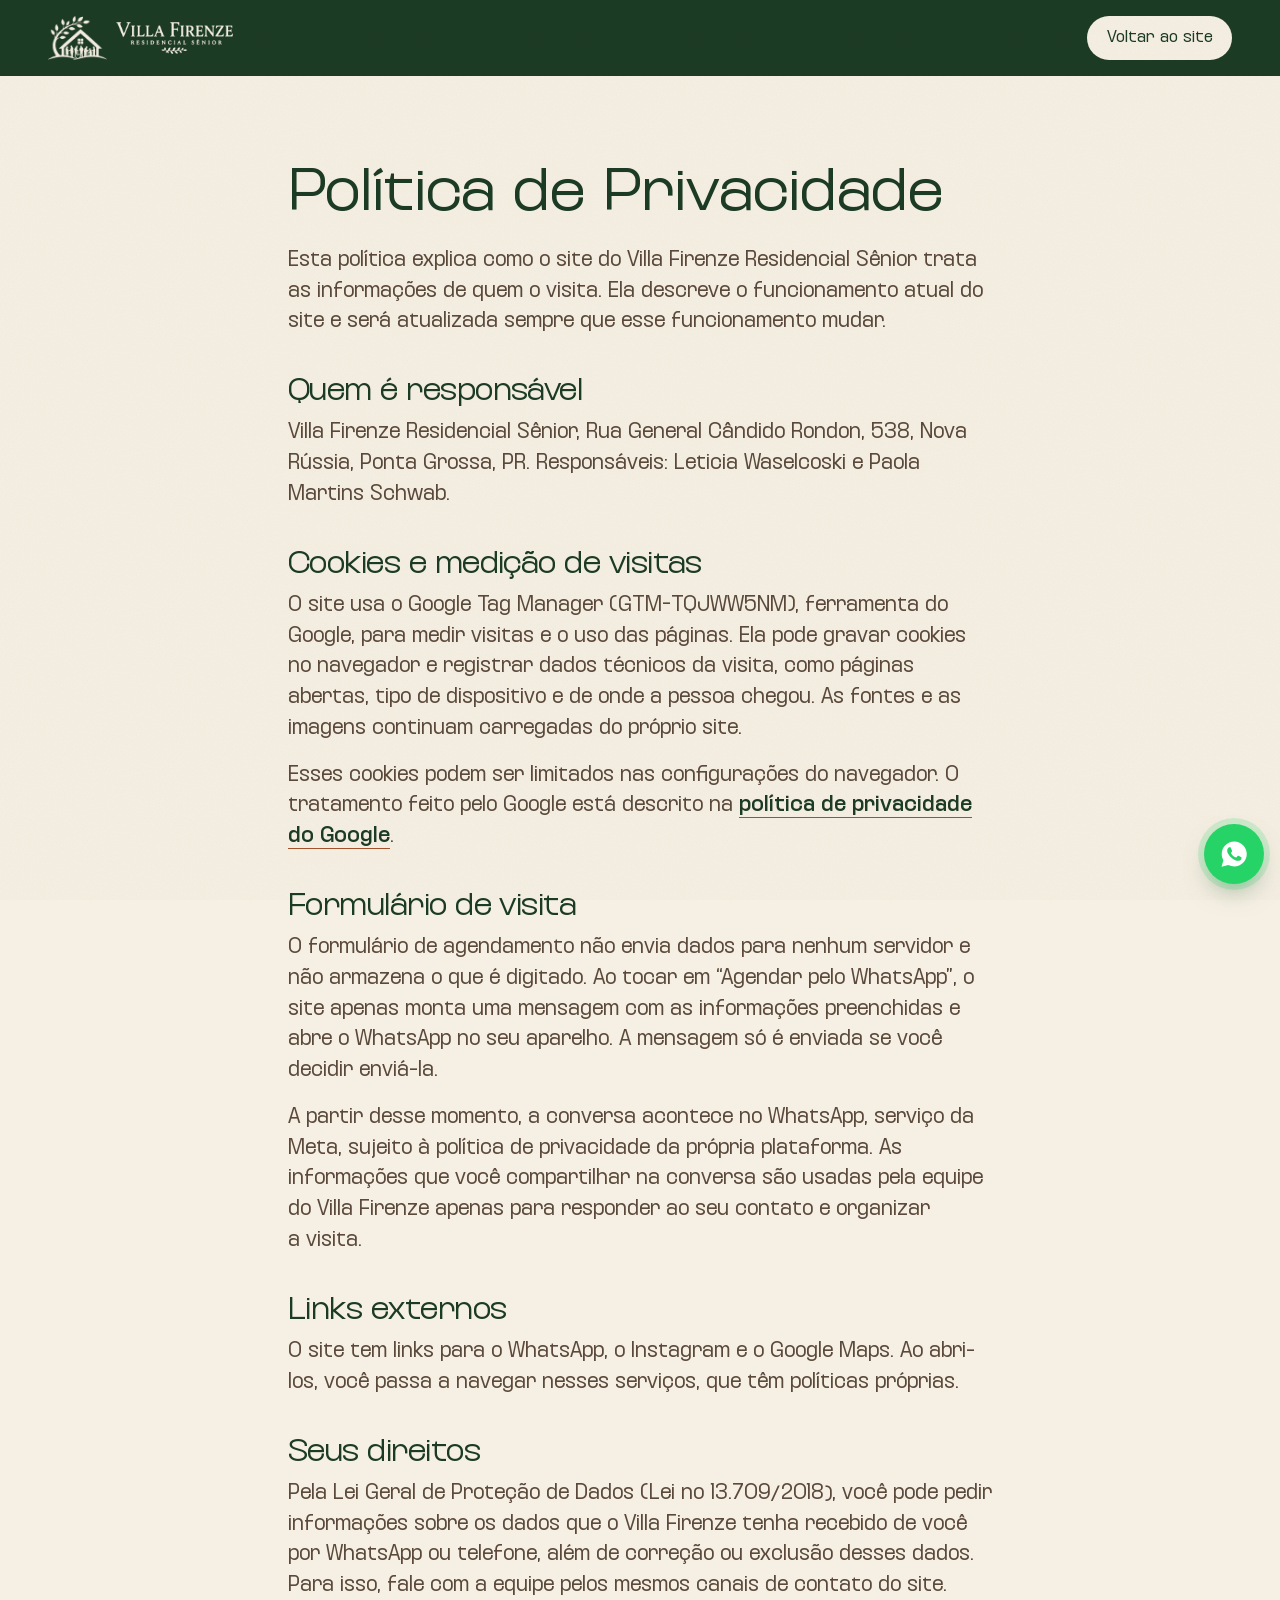
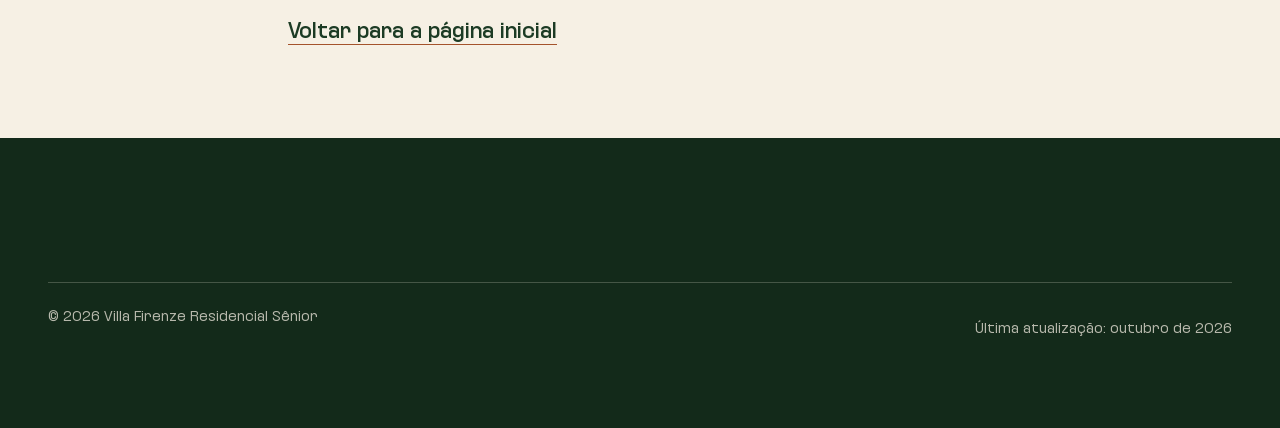
<file: privacidade.html>
<!DOCTYPE html>
<html lang="pt-BR">
<head>
  <meta charset="utf-8">
  <meta name="viewport" content="width=device-width, initial-scale=1">
  <!-- Google Tag Manager -->
  <script>(function(w,d,s,l,i){w[l]=w[l]||[];w[l].push({'gtm.start':
  new Date().getTime(),event:'gtm.js'});var f=d.getElementsByTagName(s)[0],
  j=d.createElement(s),dl=l!='dataLayer'?'&l='+l:'';j.async=true;j.src=
  'https://www.googletagmanager.com/gtm.js?id='+i+dl;f.parentNode.insertBefore(j,f);
  })(window,document,'script','dataLayer','GTM-TQJWW5NM');</script>
  <!-- End Google Tag Manager -->
  <title>Política de Privacidade | Villa Firenze Residencial Sênior</title>
  <meta name="description" content="Como o site do Villa Firenze Residencial Sênior trata dados pessoais: medição de visitas com o Google Tag Manager e formulário que não armazena o que é digitado.">
  <meta name="robots" content="noindex, follow">
  <meta name="theme-color" content="#1c3b24">
  <link rel="icon" href="favicon.ico" sizes="any">
  <link rel="preload" href="assets/fonts/kurdis-variable.woff2" as="font" type="font/woff2" crossorigin>
  <link rel="stylesheet" href="styles.css?v=26">
</head>
<body class="page-plain">
  <!-- Google Tag Manager (noscript) -->
  <noscript><iframe src="https://www.googletagmanager.com/ns.html?id=GTM-TQJWW5NM"
  height="0" width="0" style="display:none;visibility:hidden"></iframe></noscript>
  <!-- End Google Tag Manager (noscript) -->
  <a class="skip" href="#conteudo">Pular para o conteúdo</a>
  <header class="header">
    <div class="header__inner">
      <a class="brand" href="index.html" aria-label="Villa Firenze Residencial Sênior, voltar ao início">
        <span class="brand__set brand__set--ivory">
          <img src="assets/brand/icon-ivory-128.webp" width="64" height="48" alt="">
          <img class="brand__word" src="assets/brand/wordmark-ivory-320.webp" width="160" height="44" alt="">
        </span>
      </a>
      <a class="btn btn--light header__cta" href="index.html">Voltar ao site</a>
    </div>
  </header>

  <main id="conteudo" class="wrap prose">
    <h1>Política de Privacidade</h1>
    <p>Esta política explica como o site do Villa Firenze Residencial Sênior trata as informações de quem o visita. Ela descreve o funcionamento atual do site e será atualizada sempre que esse funcionamento mudar.</p>

    <h2>Quem é responsável</h2>
    <p>Villa Firenze Residencial Sênior, Rua General Cândido Rondon, 538, Nova Rússia, Ponta Grossa, PR. Responsáveis: Leticia Waselcoski e Paola Martins Schwab.</p>

    <h2>Cookies e medição de visitas</h2>
    <p>O site usa o Google Tag Manager (GTM-TQJWW5NM), ferramenta do Google, para medir visitas e o uso das páginas. Ela pode gravar cookies no navegador e registrar dados técnicos da visita, como páginas abertas, tipo de dispositivo e de onde a pessoa chegou. As fontes e as imagens continuam carregadas do próprio site.</p>
    <p>Esses cookies podem ser limitados nas configurações do navegador. O tratamento feito pelo Google está descrito na <a class="link" href="https://policies.google.com/privacy" target="_blank" rel="noopener">política de privacidade do Google</a>.</p>

    <h2>Formulário de visita</h2>
    <p>O formulário de agendamento não envia dados para nenhum servidor e não armazena o que é digitado. Ao tocar em “Agendar pelo WhatsApp”, o site apenas monta uma mensagem com as informações preenchidas e abre o WhatsApp no seu aparelho. A mensagem só é enviada se você decidir enviá-la.</p>
    <p>A partir desse momento, a conversa acontece no WhatsApp, serviço da Meta, sujeito à política de privacidade da própria plataforma. As informações que você compartilhar na conversa são usadas pela equipe do Villa Firenze apenas para responder ao seu contato e organizar a visita.</p>

    <h2>Links externos</h2>
    <p>O site tem links para o WhatsApp, o Instagram e o Google Maps. Ao abri-los, você passa a navegar nesses serviços, que têm políticas próprias.</p>

    <h2>Seus direitos</h2>
    <p>Pela Lei Geral de Proteção de Dados (Lei nº 13.709/2018), você pode pedir informações sobre os dados que o Villa Firenze tenha recebido de você por WhatsApp ou telefone, além de correção ou exclusão desses dados. Para isso, fale com a equipe pelos mesmos canais de contato do site.</p>

    <p><a class="link" href="index.html">Voltar para a página inicial</a></p>
  </main>

  <footer class="footer">
    <div class="wrap footer__base">
      <p>© 2026 Villa Firenze Residencial Sênior</p>
      <p>Última atualização: outubro de 2026</p>
    </div>
  </footer>

  <a class="wa-float" href="https://wa.me/5542991459898?text=Ol%C3%A1!%20Gostaria%20de%20agendar%20uma%20visita%20para%20conhecer%20o%20Villa%20Firenze." target="_blank" rel="noopener">
    <svg viewBox="0 0 24 24" aria-hidden="true" focusable="false"><path d="M12.04 2C6.58 2 2.15 6.4 2.15 11.83c0 1.74.46 3.44 1.34 4.94L2 22l5.39-1.41a10.1 10.1 0 0 0 4.65 1.18h.01c5.46 0 9.89-4.4 9.89-9.83C21.94 6.4 17.5 2 12.04 2zm5.76 13.89c-.24.68-1.4 1.25-1.93 1.33-.49.07-1.1.1-1.78-.11-.41-.13-.94-.3-1.62-.59-2.85-1.23-4.7-4.1-4.85-4.29-.14-.19-1.16-1.54-1.16-2.94 0-1.4.73-2.09 1-2.37.26-.28.57-.35.76-.35h.55c.17 0 .41-.07.64.49.24.58.82 2 .89 2.15.07.14.12.32.02.51-.09.19-.14.31-.28.48-.14.16-.29.37-.41.49-.14.14-.28.29-.12.56.16.28.71 1.17 1.52 1.89 1.05.93 1.93 1.22 2.2 1.36.28.14.44.12.6-.07.16-.19.69-.8.87-1.08.18-.28.37-.23.62-.14.26.09 1.63.77 1.91.91.28.14.46.21.53.32.07.12.07.68-.17 1.36z"/></svg>
    <span class="wa-float__text">WhatsApp</span>
  </a>
</body>
</html>
</file>
<file: styles.css>
/* Villa Firenze Residencial Sênior, v3. Princípio e tokens em DESIGN.md */

/* Kurdis Variable: eixos fora do padrão (wdth 0-100, wght 0-100).
   Os estilos são escolhidos por --wd/--wg em font-variation-settings. */
@font-face {
  font-family: "Kurdis";
  src: url("assets/fonts/kurdis-variable.woff2") format("woff2");
  font-display: swap;
}

:root {
  --forest: #1c3b24;
  --forest-deep: #132a1a;
  --moss: #2b4a32;
  --ivory: #f6f0e4;
  --sand: #ece2cf;
  --ink: #2f2418;
  --ink-soft: #5b4a3b;
  --sage-light: #c5d0ae;
  --terra: #a4532b;
  --terra-dark: #8f4523;
  --terra-light: #f0bf9f;
  --line: rgb(47 36 24 / 0.16);
  --line-light: rgb(246 240 228 / 0.22);
  --focus: var(--terra);

  --radius: 24px;
  --gutter: clamp(1rem, 4vw, 3rem);
  --section: clamp(4.5rem, 10vw, 9rem);
  --header-h: 4rem;
  --ease: cubic-bezier(0.16, 1, 0.3, 1);

  --z-header: 10;
  --z-menu: 20;
  --z-grain: 30;

  --wd: 60;
  --wg: 8;
}

*, *::before, *::after {
  box-sizing: border-box;
  font-variation-settings: "wdth" var(--wd), "wght" var(--wg);
}

html { -webkit-text-size-adjust: 100%; color-scheme: light; scroll-padding-top: var(--header-h); }
/* Lenis (rolagem suave) */
html.lenis, html.lenis body { height: auto; }
.lenis:not(.lenis-autoToggle).lenis-stopped { overflow: clip; }
.lenis.lenis-smooth iframe { pointer-events: none; }

body {
  margin: 0;
  background: var(--ivory);
  color: var(--ink);
  font: 400 clamp(1.0625rem, 1rem + 0.25vw, 1.1875rem) / 1.62 "Kurdis", system-ui, sans-serif;
  font-synthesis: none;
  overflow-x: clip;
}

body::after {
  content: "";
  position: fixed;
  inset: 0;
  z-index: var(--z-grain);
  pointer-events: none;
  opacity: 0.05;
  mix-blend-mode: multiply;
  background-image: url("data:image/svg+xml,%3Csvg xmlns='http://www.w3.org/2000/svg' width='160' height='160'%3E%3Cfilter id='n'%3E%3CfeTurbulence type='fractalNoise' baseFrequency='.9' numOctaves='2' stitchTiles='stitch'/%3E%3CfeColorMatrix values='0 0 0 0 .2 0 0 0 0 .15 0 0 0 0 .1 0 0 0 .9 0'/%3E%3C/filter%3E%3Crect width='160' height='160' filter='url(%23n)'/%3E%3C/svg%3E");
}

img { display: block; max-width: 100%; height: auto; }
ul, ol, dl, dd { margin: 0; padding: 0; }
ul, ol { list-style: none; }
a { color: inherit; }
p { margin: 0; text-wrap: pretty; }

h1, h2, h3 {
  --wd: 80;
  --wg: 4;
  margin: 0;
  font-weight: normal;
  text-wrap: balance;
}
h2 { font-size: clamp(2.1rem, 1.3rem + 3vw, 3.75rem); line-height: 1.05; letter-spacing: -0.02em; }
h3 { font-size: clamp(1.4rem, 1.2rem + 0.8vw, 1.875rem); line-height: 1.15; letter-spacing: -0.01em; }
/* Parágrafos curtos com linhas de comprimento parecido */
.house__head p, .door__lede, .mode-card > p { text-wrap: balance; }

svg { width: 1.5rem; height: 1.5rem; fill: currentColor; flex: none; }
/* Sprite de ícones: só fornece os <symbol>, não ocupa espaço */
.sprite { position: absolute; width: 0; height: 0; overflow: hidden; }

:focus-visible { outline: 3px solid var(--focus); outline-offset: 3px; border-radius: 4px; }

.skip {
  position: absolute;
  left: var(--gutter);
  top: -4rem;
  z-index: calc(var(--z-menu) + 1);
  padding: 0.75rem 1.25rem;
  border-radius: 999px;
  background: var(--forest);
  color: var(--ivory);
  text-decoration: none;
}
.skip:focus { top: 0.75rem; }

.wrap { width: min(100% - 2 * var(--gutter), 80rem); margin-inline: auto; }

.label {
  --wd: 40;
  --wg: 30;
  font-size: 0.8125rem;
  letter-spacing: 0.08em;
  text-transform: uppercase;
}

/* Botões e links */
.btn {
  --wd: 40;
  --wg: 30;
  display: inline-flex;
  align-items: center;
  justify-content: center;
  min-height: 3.25rem;
  padding: 0.75rem 1.6rem;
  border: 1px solid transparent;
  border-radius: 999px;
  font: inherit;
  font-size: 1.0625rem;
  line-height: 1.2;
  text-decoration: none;
  white-space: nowrap;
  cursor: pointer;
  transition: background-color 0.35s var(--ease), color 0.35s var(--ease), transform 0.2s var(--ease);
}
.btn:active { transform: translateY(1px) scale(0.99); }
.btn--forest { background: var(--forest); color: var(--ivory); }
.btn--forest:hover { background: var(--forest-deep); }
.btn--light { background: var(--ivory); color: var(--forest); }
.btn--light:hover { background: #fffaf0; }

.link-arrow {
  --wd: 40;
  --wg: 30;
  display: inline-flex;
  align-items: center;
  gap: 0.5rem;
  min-height: 3.25rem;
  color: var(--forest);
  text-decoration: none;
}
.link-arrow::after { content: "→"; transition: transform 0.35s var(--ease); }
.link-arrow:hover::after { transform: translateX(4px); }

.link {
  --wg: 30;
  color: var(--forest);
  text-decoration: underline;
  text-decoration-thickness: 1px;
  text-underline-offset: 0.3em;
  text-decoration-color: var(--terra);
}
.link:hover { text-decoration-color: currentColor; }

/* Cartão de ícone redondo, usado nas listas com ícone */
.icon-dot {
  display: grid;
  place-items: center;
  width: 3rem;
  height: 3rem;
  border-radius: 50%;
}

/* Header: transparente sobre o hero claro, verde depois dele */
.header {
  position: fixed;
  inset: 0 0 auto;
  z-index: var(--z-header);
  color: var(--forest);
  transition: background-color 0.45s var(--ease), color 0.45s var(--ease), box-shadow 0.45s var(--ease);
}
/* Sobre a foto: véu marfim suave atrás do menu, para ler sobre a árvore */
.header:not(.is-solid) { background: linear-gradient(to bottom, rgb(246 240 228 / 0.92) 0%, rgb(246 240 228 / 0.7) 55%, rgb(246 240 228 / 0) 100%); }
.header.is-solid {
  background: rgb(28 59 36 / 0.97);
  color: var(--ivory);
  box-shadow: 0 1px 0 var(--line-light);
  --focus: var(--terra-light);
}
.header.is-solid .btn--forest { background: var(--ivory); color: var(--forest); }
.header__inner {
  display: flex;
  align-items: center;
  gap: 0.75rem;
  width: min(100% - 2 * var(--gutter), 84rem);
  height: var(--header-h);
  margin-inline: auto;
}
.brand { margin-right: auto; border-radius: 6px; }
.brand__set { display: flex; align-items: center; gap: 0.6rem; }
.brand__set--ivory, .is-solid .brand__set--color { display: none; }
.is-solid .brand__set--ivory { display: flex; }
.brand img { width: auto; height: 2.5rem; }
.brand .brand__word { height: 1.75rem; }
.header__cta { min-height: 2.75rem; padding: 0.5rem 1.15rem; font-size: 0.9375rem; }

.menu-toggle {
  --wd: 40;
  --wg: 30;
  display: inline-flex;
  align-items: center;
  gap: 0.5rem;
  min-width: 2.75rem;
  min-height: 2.75rem;
  padding: 0 0.5rem;
  border: 0;
  background: none;
  color: inherit;
  font: inherit;
  font-size: 0.9375rem;
  cursor: pointer;
}
.menu-toggle__bars, .menu-toggle__bars::before {
  display: block;
  width: 1.25rem;
  height: 1.5px;
  background: currentColor;
  transition: transform 0.3s var(--ease);
}
.menu-toggle__bars { position: relative; transform: translateY(-3px); }
.menu-toggle__bars::before { content: ""; position: absolute; top: 6px; }
.menu-toggle[aria-expanded="true"] .menu-toggle__bars { transform: rotate(45deg); }
.menu-toggle[aria-expanded="true"] .menu-toggle__bars::before { transform: translateY(-6px) rotate(-90deg); }
.menu-toggle__label { position: absolute; width: 1px; height: 1px; overflow: hidden; clip-path: inset(50%); }

.nav {
  position: fixed;
  inset: var(--header-h) 0 0;
  z-index: var(--z-menu);
  padding: 2.5rem var(--gutter);
  background: var(--forest);
  color: var(--ivory);
  visibility: hidden;
  opacity: 0;
  transition: opacity 0.35s var(--ease), visibility 0s 0.35s;
}
.nav.is-open { visibility: visible; opacity: 1; transition: opacity 0.35s var(--ease); }
.nav ul { display: grid; gap: 0.25rem; }
.nav a {
  --wd: 80;
  --wg: 4;
  display: block;
  padding: 0.6rem 0;
  font-size: clamp(2rem, 1.5rem + 2.5vw, 2.75rem);
  line-height: 1.15;
  text-decoration: none;
}

@media (max-width: 23.99rem) { .brand .brand__word { display: none; } }
@media (max-width: 29.99rem) { .hide-sm { display: none; } }
@media (min-width: 30rem) {
  .menu-toggle__label { position: static; width: auto; height: auto; clip-path: none; }
}
@media (min-width: 64rem) {
  :root { --header-h: 4.75rem; }
  .brand img { height: 2.75rem; }
  .brand .brand__word { height: 2rem; }
  .menu-toggle { display: none; }
  .nav { position: static; padding: 0; background: none; color: inherit; visibility: visible; opacity: 1; transition: none; }
  .nav ul { display: flex; gap: clamp(1.25rem, 2.5vw, 2.5rem); }
  .nav a {
    --wd: 60;
    --wg: 14;
    position: relative;
    padding: 0.5rem 0;
    font-size: 0.9375rem;
  }
  .nav a::after {
    content: "";
    position: absolute;
    inset: auto 0 0.15rem;
    height: 1px;
    background: currentColor;
    transform: scaleX(0);
    transform-origin: left;
    transition: transform 0.45s var(--ease);
  }
  .nav a:hover::after { transform: scaleX(1); }
  .header__cta { margin-left: 1.75rem; }
}

/* 1. Hero: foto real da entrada, que se dissolve no marfim onde está o texto */
.hero {
  position: relative;
  padding-bottom: 3.5rem;
  background: var(--ivory);
}
/* Marcador para o header: fica verde depois que o topo do hero passa */
.hero__sentinel { position: absolute; top: 7rem; left: 0; width: 1px; height: 1px; }
.hero__media img {
  width: 100%;
  aspect-ratio: 4 / 5;
  object-fit: cover;
  object-position: 50% 42%;
  -webkit-mask-image: linear-gradient(to bottom, #000 0, #000 58%, transparent 100%);
  mask-image: linear-gradient(to bottom, #000 0, #000 58%, transparent 100%);
}
.hero__copy {
  position: relative;
  display: grid;
  gap: 1.25rem;
  width: min(100% - 2 * var(--gutter), 84rem);
  margin: -4.5rem auto 0;
}
.hero__kicker { --wd: 40; --wg: 30; font-size: 0.8125rem; letter-spacing: 0.08em; text-transform: uppercase; color: var(--terra-dark); }
.hero h1 {
  --wd: 60;
  --wg: 6;
  font-size: clamp(1.75rem, 1.1rem + 3.2vw, 2.875rem);
  line-height: 1.06;
  letter-spacing: -0.03em;
  color: var(--forest);
}
.hero__lede { max-width: 34rem; font-size: clamp(0.9375rem, 0.88rem + 0.25vw, 1.0625rem); line-height: 1.6; color: var(--ink-soft); }
.hero__actions { display: flex; flex-wrap: wrap; align-items: center; gap: 0.5rem 1.75rem; margin-top: 0.5rem; }

/* Tablet em pé: foto mais baixa para o convite caber na primeira tela */
@media (min-width: 48rem) and (max-width: 63.99rem) {
  .hero__media img { aspect-ratio: 4 / 3; object-position: 50% 40%; }
}
@media (min-width: 64rem) {
  .hero {
    position: relative;
    display: grid;
    align-items: center;
    min-height: min(100svh, 60rem);
    padding-bottom: 0;
    overflow: hidden;
  }
  .hero__media { position: absolute; inset: 0 0 0 auto; width: 60%; }
  .hero__media img {
    height: 100%;
    aspect-ratio: auto;
    object-position: 50% 40%;
    /* Some para a esquerda, onde está o título */
    -webkit-mask-image: linear-gradient(to right, transparent 0, #000 34%);
    mask-image: linear-gradient(to right, transparent 0, #000 34%);
  }
  .hero__copy { margin-top: 0; padding: calc(var(--header-h) + 2rem) 0 7rem; }
  .hero__copy > * { max-width: min(36rem, 44vw); }
  .hero h1 { max-width: min(48rem, 44vw); font-size: clamp(2.25rem, 0.4rem + 2.9vw, 3.6rem); line-height: 1.06; }
}
/* 1024 a 1279: título e texto mais estreitos, longe do texto da placa */
@media (min-width: 64rem) and (max-width: 79.99rem) {
  .hero__copy > *, .hero h1 { max-width: 40vw; }
  .hero h1 { font-size: 2.25rem; }
  .hero__lede { font-size: 0.9375rem; }
}

/* 2. O número 9 */
.nine {
  padding-block: clamp(2.5rem, 5vw, 4rem) var(--section);
  background: var(--forest);
  color: var(--ivory);
  --focus: var(--terra-light);
}
.nine__grid { display: grid; gap: 1.5rem; align-items: center; }
.nine__digit {
  --wd: 70;
  --wg: 100;
  justify-self: center;
  width: fit-content;
  margin: 0 0 -0.12em;
  padding-top: 0.16em; /* a foto precisa cobrir o glyph inteiro, que passa da caixa de linha */
  font-size: clamp(16rem, 92vw, 38rem);
  line-height: 1;
  color: var(--ivory);
  user-select: none;
}
/* A casa dentro do número: a sala real da Villa preenche o 9 */
@supports ((-webkit-background-clip: text) or (background-clip: text)) {
  .nine__digit {
    background: url("images/environments/sala-de-estar-1000.webp") 50% 55% / cover;
    -webkit-background-clip: text;
    background-clip: text;
    color: transparent;
  }
}
.nine__text { display: grid; gap: 1.25rem; max-width: 38rem; }
.nine__text .label { color: var(--sage-light); }
.nine__text h2 { font-size: clamp(2.2rem, 1.3rem + 2.6vw, 3.5rem); }
.nine__text p:not(.label) { color: rgb(246 240 228 / 0.86); }
.sprig { width: 6.5rem; margin-top: 0.75rem; opacity: 0.8; }
@media (min-width: 64rem) {
  .nine__grid { grid-template-columns: 1fr 1fr; gap: clamp(2rem, 5vw, 6rem); }
  .nine__digit { justify-self: center; font-size: clamp(22rem, 40vw, 40rem); }
}

/* 3. A casa: título centralizado e fotos reais passando devagar */
.house { background: var(--forest); color: var(--ivory); }
.house__head {
  display: grid;
  gap: 1.25rem;
  justify-items: center;
  max-width: 46rem;
  padding-bottom: clamp(2.5rem, 5vw, 3.5rem);
  text-align: center;
}
.house__head p { max-width: 34rem; color: rgb(246 240 228 / 0.86); }
.marquee {
  overflow: hidden;
  background: linear-gradient(var(--forest) 0 50%, var(--ivory) 50%);
}
.marquee__track {
  display: flex;
  gap: clamp(0.75rem, 1.6vw, 1.25rem);
  width: max-content;
  padding-inline: clamp(0.375rem, 0.8vw, 0.625rem);
}
.marquee__track li { flex: none; width: clamp(14rem, 64vw, 22rem); }
.marquee__track img { width: 100%; aspect-ratio: 3 / 4; object-fit: cover; border-radius: var(--radius); }
@media (prefers-reduced-motion: no-preference) {
  .marquee__track.is-running { animation: marquee var(--marquee-time, 60s) linear infinite; }
  .marquee:hover .marquee__track { animation-play-state: paused; }
}
@media (prefers-reduced-motion: reduce) {
  .marquee { overflow-x: auto; }
}
@keyframes marquee { to { transform: translate3d(-50%, 0, 0); } }

.feature-cards {
  display: grid;
  gap: 0.75rem;
  padding-block: clamp(2.5rem, 5vw, 3.5rem) var(--section);
  color: var(--ink);
}
.house__foot { background: var(--ivory); }
.feature-cards li {
  display: grid;
  gap: 1rem;
  align-content: start;
  padding: 1.5rem;
  border-radius: 20px;
  background: var(--sand);
}
.feature-cards svg { width: 3.25rem; height: 3.25rem; padding: 0.8rem; border-radius: 50%; background: var(--forest); color: var(--ivory); }
@media (min-width: 40rem) { .feature-cards { grid-template-columns: 1fr 1fr; } }
@media (min-width: 64rem) { .feature-cards { grid-template-columns: repeat(4, 1fr); gap: 1rem; } }

/* 3b. O dia a dia: colagem */
.days { padding-bottom: var(--section); background: var(--ivory); }
.days__grid { display: grid; gap: 2rem; }
.days__text { display: grid; gap: 1.25rem; align-content: end; }
.days__text p { max-width: 36rem; color: var(--ink-soft); }
.days__text h2 { color: var(--forest); max-width: 14em; }
.days img { width: 100%; object-fit: cover; border-radius: var(--radius); }
.days__paint img { aspect-ratio: 4 / 5; }
.days__cards img { aspect-ratio: 4 / 3; }
@media (min-width: 64rem) {
  .days__grid { grid-template-columns: repeat(12, 1fr); gap: 1.5rem; }
  .days__text { grid-column: 1 / 6; grid-row: 1; padding-bottom: 2rem; }
  .days__paint { grid-column: 7 / 13; grid-row: 1 / 3; }
  .days__paint img { height: 100%; aspect-ratio: auto; }
  .days__cards { grid-column: 1 / 7; grid-row: 2; }
}

/* 4. Quem cuida */
.care { padding-block: var(--section); background: var(--sand); }
.care__grid { display: grid; gap: 2.5rem; align-items: center; }
.care__text { display: grid; gap: 1.5rem; }
.care__text h2 { color: var(--forest); }
.care__text > p:not(.care__names) { max-width: 38rem; color: var(--ink-soft); }
.care__names { --wd: 80; --wg: 6; font-size: clamp(1.6rem, 1.25rem + 1.6vw, 2.5rem); line-height: 1.15; }
.care__names > span { display: block; }
.care__names .amp { color: var(--terra-dark); }
.care__media { width: min(100%, 28rem); justify-self: center; }
.care__media img { width: 100%; aspect-ratio: 4 / 5; object-fit: cover; border-radius: 999px 999px var(--radius) var(--radius); }
@media (min-width: 64rem) { .care__grid { grid-template-columns: 7fr 5fr; gap: clamp(3rem, 7vw, 7rem); } }

.rhythm { margin-top: clamp(4rem, 8vw, 6.5rem); }
.rhythm__title { margin-bottom: 1.75rem; text-align: center; color: var(--forest); }
.rhythm__cards { display: grid; gap: 0.75rem; }
.rhythm__cards li {
  display: grid;
  gap: 0.4rem;
  align-content: start;
  padding: 1.75rem 1.5rem;
  border-radius: 20px;
  background: var(--forest);
  color: var(--ivory);
}
.rhythm__cards svg { width: 3.25rem; height: 3.25rem; padding: 0.8rem; margin-bottom: 1rem; border-radius: 50%; background: rgb(246 240 228 / 0.1); color: var(--sage-light); }
.rhythm__when { --wd: 80; --wg: 6; font-size: clamp(1.375rem, 1.2rem + 0.6vw, 1.75rem); line-height: 1.15; }
.rhythm__cards li p:last-child { color: var(--sage-light); }
@media (min-width: 40rem) { .rhythm__cards { grid-template-columns: 1fr 1fr; } }
@media (min-width: 64rem) { .rhythm__cards { grid-template-columns: repeat(4, 1fr); gap: 1rem; } }

/* 4a. Família */
.family { padding-block: var(--section); background: var(--ivory); }
.family__grid { display: grid; gap: 2.5rem; align-items: center; }
.family__media img { width: 100%; aspect-ratio: 4 / 5; object-fit: cover; border-radius: var(--radius); }
.family__text { display: grid; gap: 2rem; }
.family__text h2 { color: var(--forest); max-width: 12em; }
.family__facts { display: grid; gap: 1.5rem; }
.family__facts li { display: flex; gap: 1.25rem; align-items: flex-start; }
.family__facts svg { width: 3.25rem; height: 3.25rem; padding: 0.8rem; border-radius: 50%; background: var(--forest); color: var(--ivory); }
.family__fact { --wd: 80; --wg: 6; font-size: 1.375rem; line-height: 1.2; color: var(--forest); margin-bottom: 0.3rem; }
.family__facts li p:last-child { color: var(--ink-soft); }
.family__close { --wd: 80; --wg: 6; font-size: clamp(1.25rem, 1.1rem + 0.6vw, 1.625rem); line-height: 1.25; color: var(--terra-dark); text-wrap: balance; }
@media (min-width: 64rem) { .family__grid { grid-template-columns: 5fr 6fr; gap: clamp(3rem, 7vw, 7rem); } }

/* 4b. Como funciona: cards verdes */
.modes { padding-block: var(--section); background: var(--sand); }
.modes h2 { text-align: center; color: var(--forest); max-width: 12em; margin-inline: auto; }
.modes__grid { display: grid; gap: 1rem; margin-top: clamp(2.5rem, 5vw, 3.5rem); }
.mode-card {
  display: grid;
  gap: 1rem;
  align-content: start;
  padding: clamp(1.75rem, 4vw, 3rem);
  border-radius: var(--radius);
  background: var(--forest);
  color: var(--ivory);
  --focus: var(--terra-light);
}
.mode-card__icon { width: 3.5rem; height: 3.5rem; padding: 0.85rem; border-radius: 50%; background: rgb(246 240 228 / 0.1); color: var(--sage-light); }
.mode-card__img { width: 100%; aspect-ratio: 16 / 10; object-fit: cover; border-radius: 16px; margin-top: 0.5rem; }
.mode-card h3 { font-size: clamp(1.9rem, 1.4rem + 1.8vw, 2.75rem); }
.mode-card > p { color: rgb(246 240 228 / 0.86); max-width: 30rem; }
.mode-card__link { color: var(--ivory); justify-self: start; }
.plans { display: grid; gap: 1.1rem; margin-top: 0.5rem; }
.plans > div { padding-top: 1.1rem; border-top: 1px solid var(--line-light); }
.plans dt { --wd: 80; --wg: 6; display: flex; align-items: center; gap: 0.75rem; font-size: 1.375rem; }
.plans dt span {
  --wd: 40;
  --wg: 30;
  padding: 0.15rem 0.65rem;
  border: 1px solid rgb(197 208 174 / 0.6);
  border-radius: 999px;
  color: var(--sage-light);
  font-size: 0.75rem;
  letter-spacing: 0.04em;
}
.plans dd { margin-top: 0.35rem; color: rgb(246 240 228 / 0.82); }
.included__title { margin: clamp(3rem, 6vw, 4.5rem) 0 1.5rem; text-align: center; color: var(--forest); }
.included { display: grid; gap: 0.75rem; }
.included li {
  display: flex;
  gap: 1rem;
  align-items: center;
  padding: 1.25rem 1.5rem;
  border-radius: 20px;
  background: var(--moss);
  color: var(--ivory);
}
.included svg { width: 3rem; height: 3rem; padding: 0.75rem; border-radius: 50%; background: var(--forest); color: var(--sage-light); }
@media (min-width: 48rem) { .included { grid-template-columns: repeat(3, 1fr); } }
@media (min-width: 64rem) { .modes__grid { grid-template-columns: 1fr 1fr; } }

/* 5. Dúvidas */
.faq { padding-block: var(--section) clamp(5rem, 10vw, 8rem); background: var(--ivory); }
.faq__grid { display: grid; gap: 2.5rem; }
.faq h2 { color: var(--forest); }
.faq__list details { border-top: 1px solid var(--line); }
.faq__list details:last-child { border-bottom: 1px solid var(--line); }
.faq__list summary {
  --wd: 60;
  --wg: 16;
  position: relative;
  display: block;
  padding: 1.35rem 3rem 1.35rem 0;
  font-size: clamp(1.125rem, 1.05rem + 0.4vw, 1.3125rem);
  line-height: 1.35;
  cursor: pointer;
  list-style: none;
}
.faq__list summary::-webkit-details-marker { display: none; }
.faq__list summary::before, .faq__list summary::after {
  content: "";
  position: absolute;
  right: 0.5rem;
  top: 50%;
  width: 1rem;
  height: 1.5px;
  background: var(--terra);
  transition: transform 0.4s var(--ease);
}
.faq__list summary::after { transform: rotate(90deg); }
.faq__list details[open] summary::after { transform: rotate(0deg); }
.faq__list summary:hover { color: var(--forest); }
.faq__list details p { max-width: 62ch; padding-bottom: 1.25rem; color: var(--ink-soft); }
.faq__list details p + p { margin-top: -0.5rem; }
@media (min-width: 64rem) {
  .faq__grid { grid-template-columns: 4fr 8fr; gap: clamp(3rem, 7vw, 7rem); }
  .faq h2 { position: sticky; top: calc(var(--header-h) + 2rem); align-self: start; }
}

/* 5b. Visita: a porta da casa */
.visit { background: var(--ivory); }
.door {
  padding: clamp(6rem, 16vw, 13rem) 0 var(--section);
  background: var(--forest);
  color: var(--ivory);
  border-radius: 50% 50% 0 0 / clamp(5rem, 14vw, 13rem) clamp(5rem, 14vw, 13rem) 0 0;
  --focus: var(--terra-light);
}
.door__grid { display: grid; gap: 3rem; }
.door__media { width: min(100%, 24rem); justify-self: center; }
.door__media img { width: 100%; aspect-ratio: 3 / 4; object-fit: cover; border-radius: 999px 999px var(--radius) var(--radius); }
.door__body { display: grid; gap: 1.5rem; align-content: start; }
.door__body h2 { font-size: clamp(2.4rem, 1.4rem + 3.6vw, 4.5rem); }
.door__lede { max-width: 36rem; color: rgb(246 240 228 / 0.86); }
@media (min-width: 64rem) {
  .door__grid { grid-template-columns: 5fr 7fr; gap: clamp(3rem, 7vw, 7rem); }
  .door__media { position: sticky; top: calc(var(--header-h) + 2rem); align-self: start; width: 100%; }
}

.form { display: grid; gap: 1.25rem; max-width: 34rem; margin-top: 0.5rem; }
.field { display: grid; gap: 0.45rem; margin: 0; padding: 0; border: 0; min-width: 0; }
.field > label, .field legend { --wg: 30; padding: 0; font-size: 0.9375rem; }
.optional { --wg: 8; color: rgb(246 240 228 / 0.78); }
.field input[type="text"], .field select {
  width: 100%;
  min-height: 3.25rem;
  padding: 0.75rem 1rem;
  border: 1px solid rgb(246 240 228 / 0.42);
  border-radius: 12px;
  background: rgb(246 240 228 / 0.07);
  color: var(--ivory);
  font: inherit;
  transition: border-color 0.25s var(--ease), background-color 0.25s var(--ease);
}
.field select {
  appearance: none;
  padding-right: 2.75rem;
  background-image: url("data:image/svg+xml,%3Csvg xmlns='http://www.w3.org/2000/svg' width='12' height='8' fill='none' stroke='%23f6f0e4' stroke-width='1.5'%3E%3Cpath d='m1 1.5 5 5 5-5'/%3E%3C/svg%3E");
  background-repeat: no-repeat;
  background-position: right 1rem center;
}
.field select option { color: var(--ink); background: var(--ivory); }
.field input:hover, .field select:hover { border-color: rgb(246 240 228 / 0.7); }
.field input:focus, .field select:focus { border-color: var(--ivory); background-color: rgb(246 240 228 / 0.12); }
.field input[aria-invalid="true"] { border-color: var(--terra-light); }
.field__help { font-size: 0.875rem; color: rgb(246 240 228 / 0.78); }
.field__error { font-size: 0.875rem; color: var(--terra-light); }
.choices { display: flex; flex-wrap: wrap; gap: 0.5rem; }
.choice {
  display: inline-flex;
  align-items: center;
  gap: 0.5rem;
  min-height: 2.75rem;
  padding: 0.5rem 1.15rem 0.5rem 0.95rem;
  border: 1px solid rgb(246 240 228 / 0.42);
  border-radius: 999px;
  cursor: pointer;
  transition: background-color 0.25s var(--ease), color 0.25s var(--ease);
}
.choice input { accent-color: var(--forest); margin: 0; }
.choice:has(input:checked) { background: var(--ivory); color: var(--forest); border-color: var(--ivory); }
.choice:has(input:focus-visible) { outline: 3px solid var(--focus); outline-offset: 3px; }
.form .btn { justify-self: start; margin-top: 0.5rem; }
.form__status:empty { display: none; }
.form__status a { color: var(--ivory); }
.form__note { font-size: 0.8125rem; color: rgb(246 240 228 / 0.75); }

.contact { display: grid; gap: 1.25rem; margin-top: 1.5rem; padding-top: 2rem; border-top: 1px solid var(--line-light); }
.contact li { display: grid; gap: 0.15rem; align-content: start; }
.contact span { font-size: 0.8125rem; color: rgb(246 240 228 / 0.72); }
.contact a { text-decoration: none; }
.contact a:hover { text-decoration: underline; text-underline-offset: 0.25em; }
@media (min-width: 40rem) { .contact { grid-template-columns: 1fr 1fr; } }

/* Rodapé: continuação da porta */
.footer {
  padding-block: clamp(3.5rem, 7vw, 5.5rem) calc(5.5rem + env(safe-area-inset-bottom, 0px));
  background: var(--forest-deep);
  color: rgb(246 240 228 / 0.86);
  font-size: 0.9375rem;
  --focus: var(--terra-light);
}
.footer__grid { display: grid; gap: 2.5rem; }
.footer__brand { display: grid; gap: 1.25rem; justify-items: start; }
.footer__brand img { width: 10rem; }
.footer__brand p { --wd: 80; --wg: 4; max-width: 20rem; font-size: 1.25rem; line-height: 1.3; color: var(--ivory); text-wrap: balance; }
.footer__title { --wd: 40; --wg: 30; margin-bottom: 0.75rem; font-size: 0.875rem; letter-spacing: 0.04em; color: var(--ivory); }
.footer p + p { margin-top: 0.75rem; }
.footer li + li { margin-top: 0.4rem; }
.footer a { text-underline-offset: 0.25em; }
.footer__base {
  display: grid;
  gap: 0.5rem;
  margin-top: 3.5rem;
  padding-top: 1.5rem;
  border-top: 1px solid var(--line-light);
  font-size: 0.8125rem;
  color: rgb(246 240 228 / 0.72);
}
@media (min-width: 48rem) { .footer__grid { grid-template-columns: 1fr 1fr; } }
@media (min-width: 64rem) {
  .footer__grid { grid-template-columns: 1.4fr 1fr 1fr 1fr; }
  .footer__base { grid-template-columns: auto 1fr; gap: 2rem; }
  .footer__base p:last-child { text-align: right; }
}

/* WhatsApp fixo: mesmo número dos outros links (wa.me/5542991459898) */
.wa-float {
  position: fixed;
  right: max(1rem, env(safe-area-inset-right));
  bottom: max(1rem, env(safe-area-inset-bottom));
  z-index: calc(var(--z-grain) + 1);
  display: grid;
  place-items: center;
  width: 3.75rem;
  height: 3.75rem;
  border-radius: 999px;
  background: #25d366;
  color: #fff;
  text-decoration: none;
  box-shadow: 0 0 0 6px rgb(37 211 102 / 0.18), 0 12px 28px -10px rgb(18 90 48 / 0.55);
  transition: translate 0.35s var(--ease), background-color 0.35s var(--ease), box-shadow 0.35s var(--ease);
}
.wa-float svg { width: 1.9rem; height: 1.9rem; }
.wa-float__text {
  position: absolute;
  width: 1px;
  height: 1px;
  overflow: hidden;
  clip-path: inset(50%);
}
body:has(.menu-open) .wa-float { visibility: hidden; pointer-events: none; }
@media print { .wa-float { display: none; } }

/* Política de Privacidade */
.page-plain .header { position: sticky; background: var(--forest); color: var(--ivory); }
.page-plain .brand__set--color { display: none; }
.page-plain .brand__set--ivory { display: flex; }
.prose { max-width: 44rem; padding-block: clamp(3rem, 7vw, 6rem); }
.prose h1 { font-size: clamp(2.25rem, 1.6rem + 2.4vw, 3.25rem); line-height: 1.08; margin-bottom: 1.5rem; color: var(--forest); }
.prose h2 { font-size: clamp(1.375rem, 1.2rem + 0.6vw, 1.75rem); margin: 2.5rem 0 0.75rem; color: var(--forest); }
.prose p { color: var(--ink-soft); }
.prose p + p { margin-top: 1rem; }

/* Hovers: cor da marca e leve elevação, só com mouse/trackpad */
.feature-cards li, .rhythm__cards li, .mode-card, .included li, .family__facts li {
  transition: background-color 0.55s var(--ease), color 0.55s var(--ease), translate 0.55s var(--ease), box-shadow 0.55s var(--ease), opacity 1.2s var(--ease), transform 1.2s var(--ease), filter 1.2s var(--ease);
}
.feature-cards svg, .rhythm__cards svg, .mode-card__icon, .included svg, .family__facts svg {
  transition: background-color 0.55s var(--ease), color 0.55s var(--ease), transform 0.55s var(--ease);
}
.marquee__track li, .days__paint, .days__cards, .care__media, .family__media, .mode-card { overflow: hidden; }
.marquee__track li { border-radius: var(--radius); }
.days__paint, .days__cards, .family__media { border-radius: var(--radius); }
.care__media { border-radius: 999px 999px var(--radius) var(--radius); }
.marquee__track img, .days img, .care__media img, .family__media img, .mode-card__img {
  transition: transform 1.1s var(--ease);
}
@media (hover: hover) and (pointer: fine) {
  .feature-cards li:hover { background: var(--forest); color: var(--ivory); translate: 0 -6px; box-shadow: 0 18px 40px -22px rgb(28 59 36 / 0.55); }
  .feature-cards li:hover svg { background: var(--ivory); color: var(--forest); transform: rotate(-8deg) scale(1.06); }

  .rhythm__cards li:hover { background: var(--moss); translate: 0 -6px; box-shadow: 0 18px 40px -22px rgb(19 42 26 / 0.7); }
  .rhythm__cards li:hover svg { background: var(--sage-light); color: var(--forest); transform: scale(1.08); }

  .mode-card:hover { background: var(--moss); translate: 0 -6px; box-shadow: 0 24px 50px -28px rgb(19 42 26 / 0.75); }
  .mode-card:hover .mode-card__icon { background: var(--sage-light); color: var(--forest); transform: rotate(-6deg); }
  .mode-card:hover .mode-card__img { transform: scale(1.05); }

  .included li:hover { background: var(--terra-dark); translate: 0 -4px; }
  .included li:hover svg { background: var(--ivory); color: var(--terra-dark); transform: scale(1.08); }

  .family__facts li:hover svg { background: var(--terra-dark); transform: scale(1.08); }

  .marquee__track li:hover img, .days__paint:hover img, .days__cards:hover img,
  .care__media:hover img, .family__media:hover img { transform: scale(1.05); }

  .wa-float:hover { background: #1ebe5a; translate: 0 -3px; }
}

/* Movimento: entrada com desfoque. O estado oculto só existe com JS e sem "reduzir movimento" */
@media (prefers-reduced-motion: no-preference) {
  .hero__media img { animation: unveil 1.8s var(--ease) both; }
  .hero__copy > * { animation: blur-in 1.3s var(--ease) both; }
  .hero__kicker { animation-delay: 0.2s; }
  .hero h1 { animation-delay: 0.32s; }
  .hero__lede { animation-delay: 0.5s; }
  .hero__actions { animation-delay: 0.65s; }

  .js .reveal {
    opacity: 0;
    transform: translate3d(0, 2rem, 0);
    filter: blur(14px);
    transition: opacity 1.2s var(--ease), transform 1.2s var(--ease), filter 1.2s var(--ease);
    transition-delay: var(--d, 0ms);
  }
  .js .reveal.is-in { opacity: 1; transform: none; filter: none; }
}
@media (prefers-reduced-motion: reduce) {
  *, *::before, *::after { transition-duration: 0.01ms !important; animation-duration: 0.01ms !important; }
}
@keyframes blur-in { from { opacity: 0; filter: blur(16px); transform: translate3d(0, 1.25rem, 0); } }
@keyframes unveil { from { opacity: 0; filter: blur(18px); transform: scale(1.06); } }
</file>
